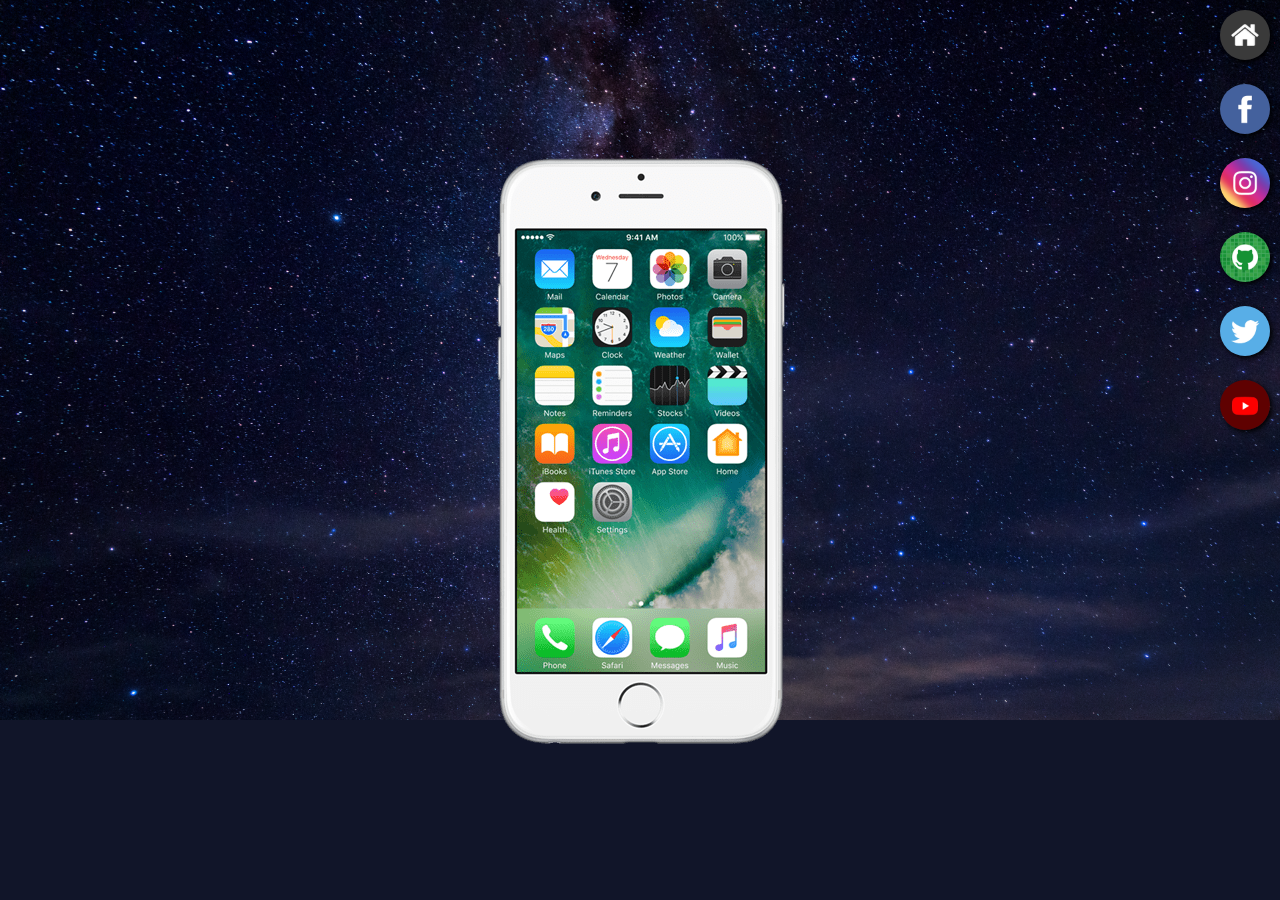
<file: index.html>
<!DOCTYPE html>
<html lang="pt-br">
<head>
    <meta charset="UTF-8">
    <meta name="viewport" content="width=device-width, initial-scale=1.0">
    <title>Projeto Social</title>
    <link rel="shortcut icon" href="favicon.ico" type="image/x-icon">
    <link rel="stylesheet" href="style.css">
</head>
<body>
    <section id="celular">
        <iframe src="" frameborder="0" name="tela" id="tela"></iframe>
    </section>
    <section id="social">
        <a href="home.html" target="tela"><img src="imagens/logo-home.jpg" alt=""></a><br>
        <a href="facebook.html" target="tela"><img src="imagens/logo-facebook.jpg" alt=""></a><br>
        <a href="instagram.html" target="tela"><img src="imagens/logo-instagram.jpg" alt=""></a><br>
        <a href="github.html" target="tela"><img src="imagens/logo-github.jpg" alt=""></a><br>
        <a href="twitter.html" target="tela"><img src="imagens/logo-twitter.jpg" alt=""></a><br>
        <a href="youtube.html" target="tela"><img src="imagens/logo-youtube.jpg" alt=""></a><br>
    </section>
</body>
</html>
</file>
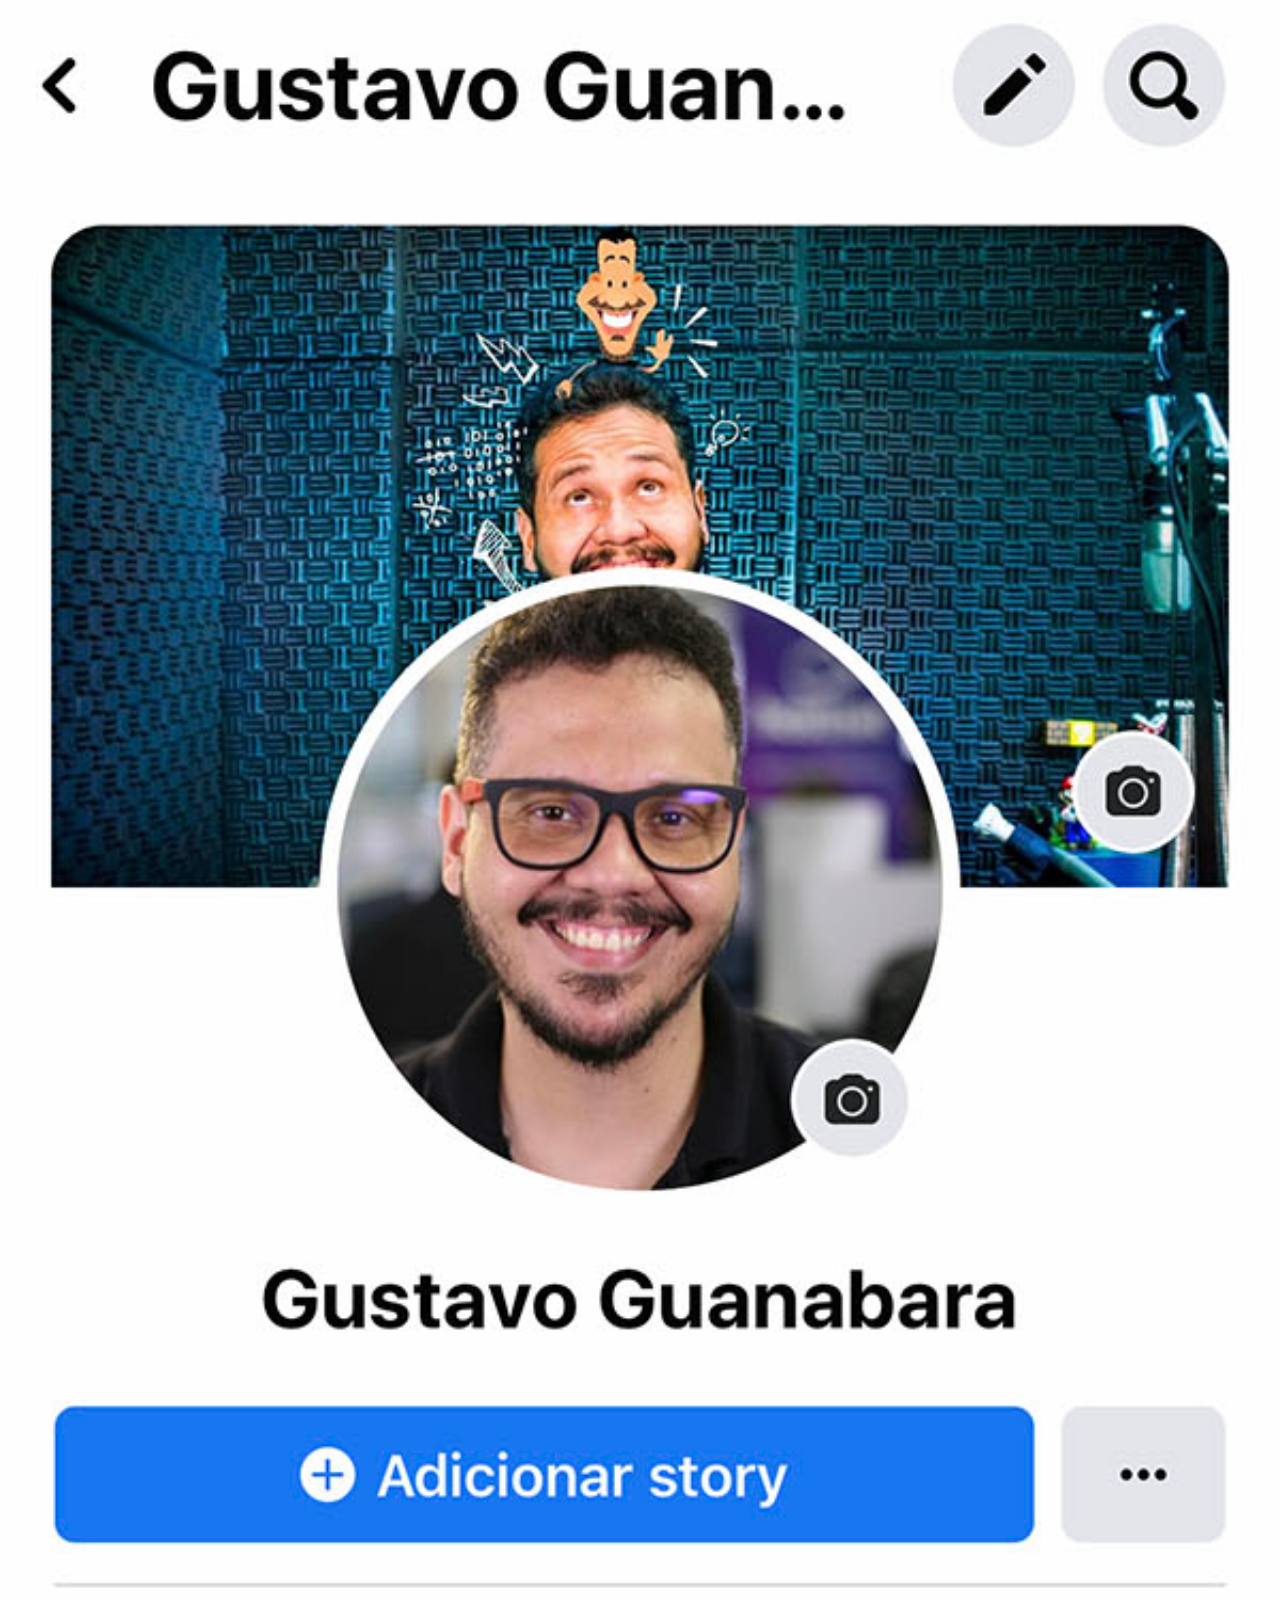
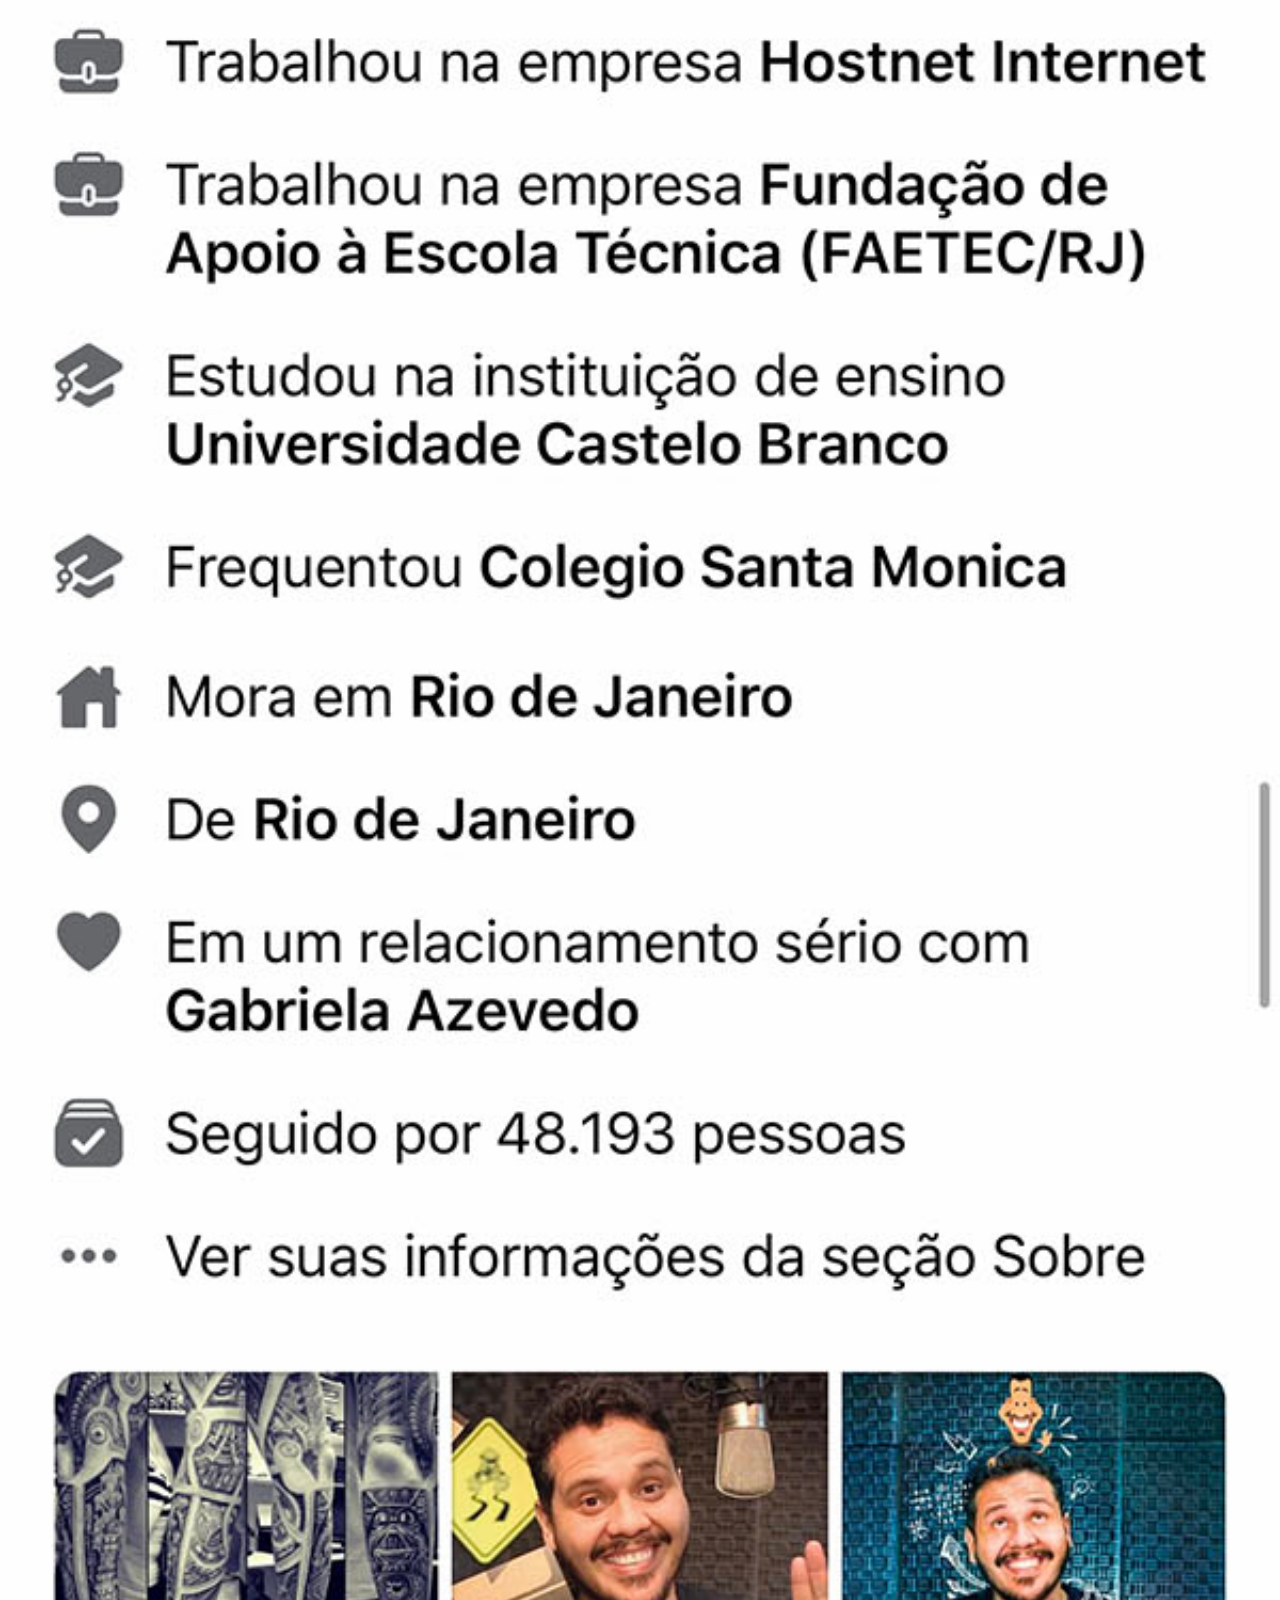
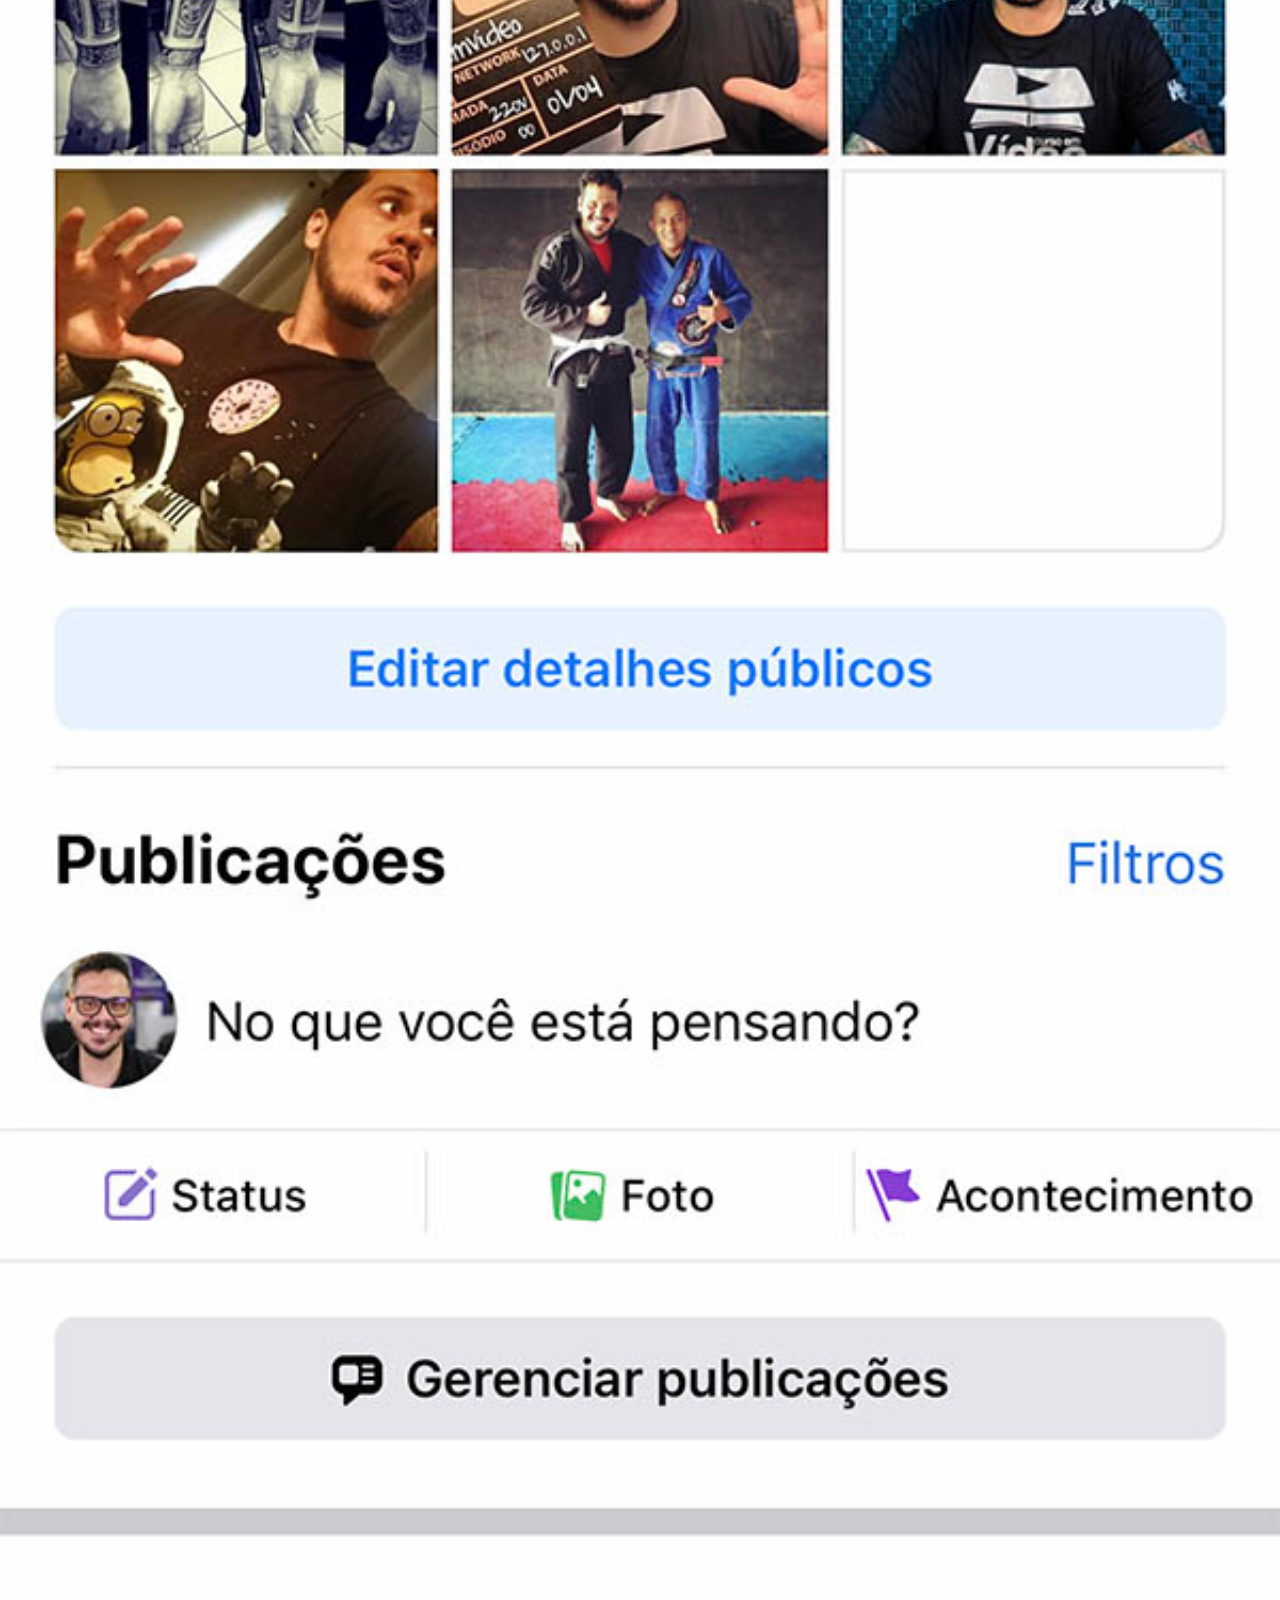
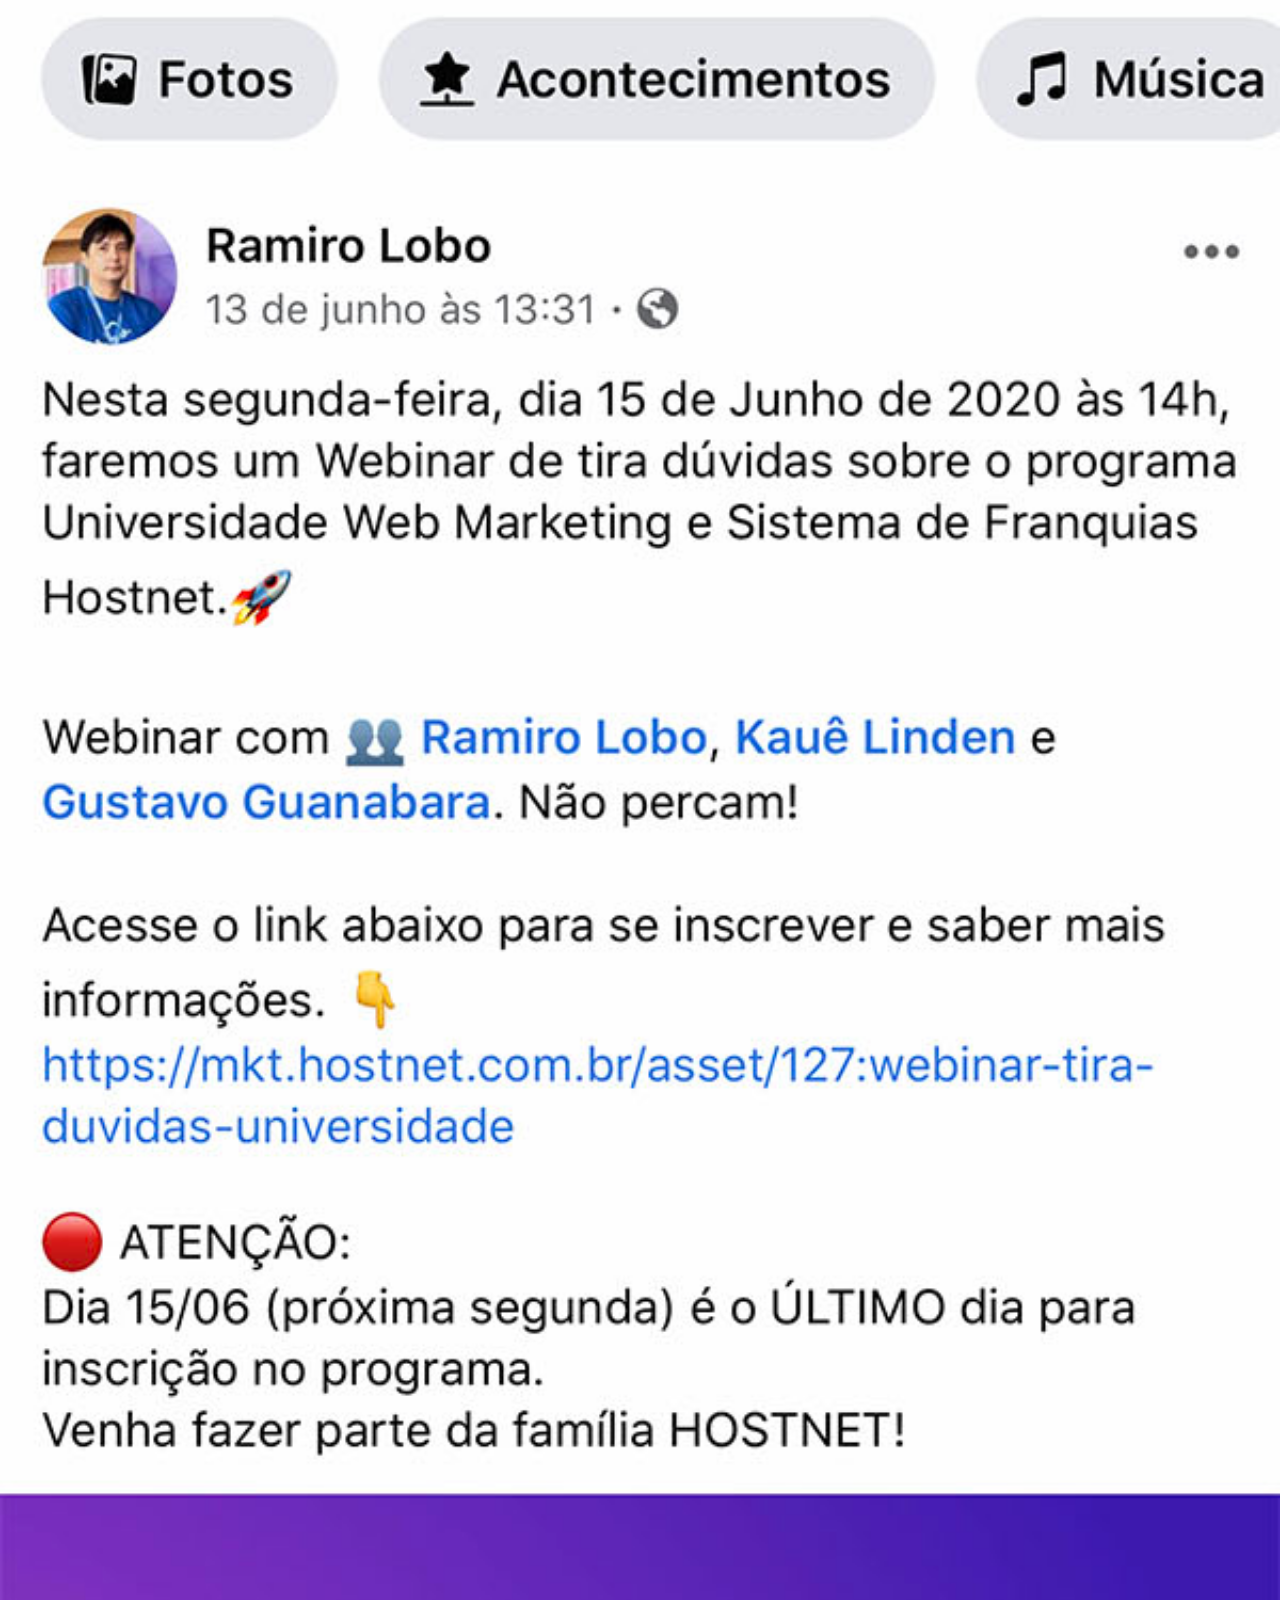
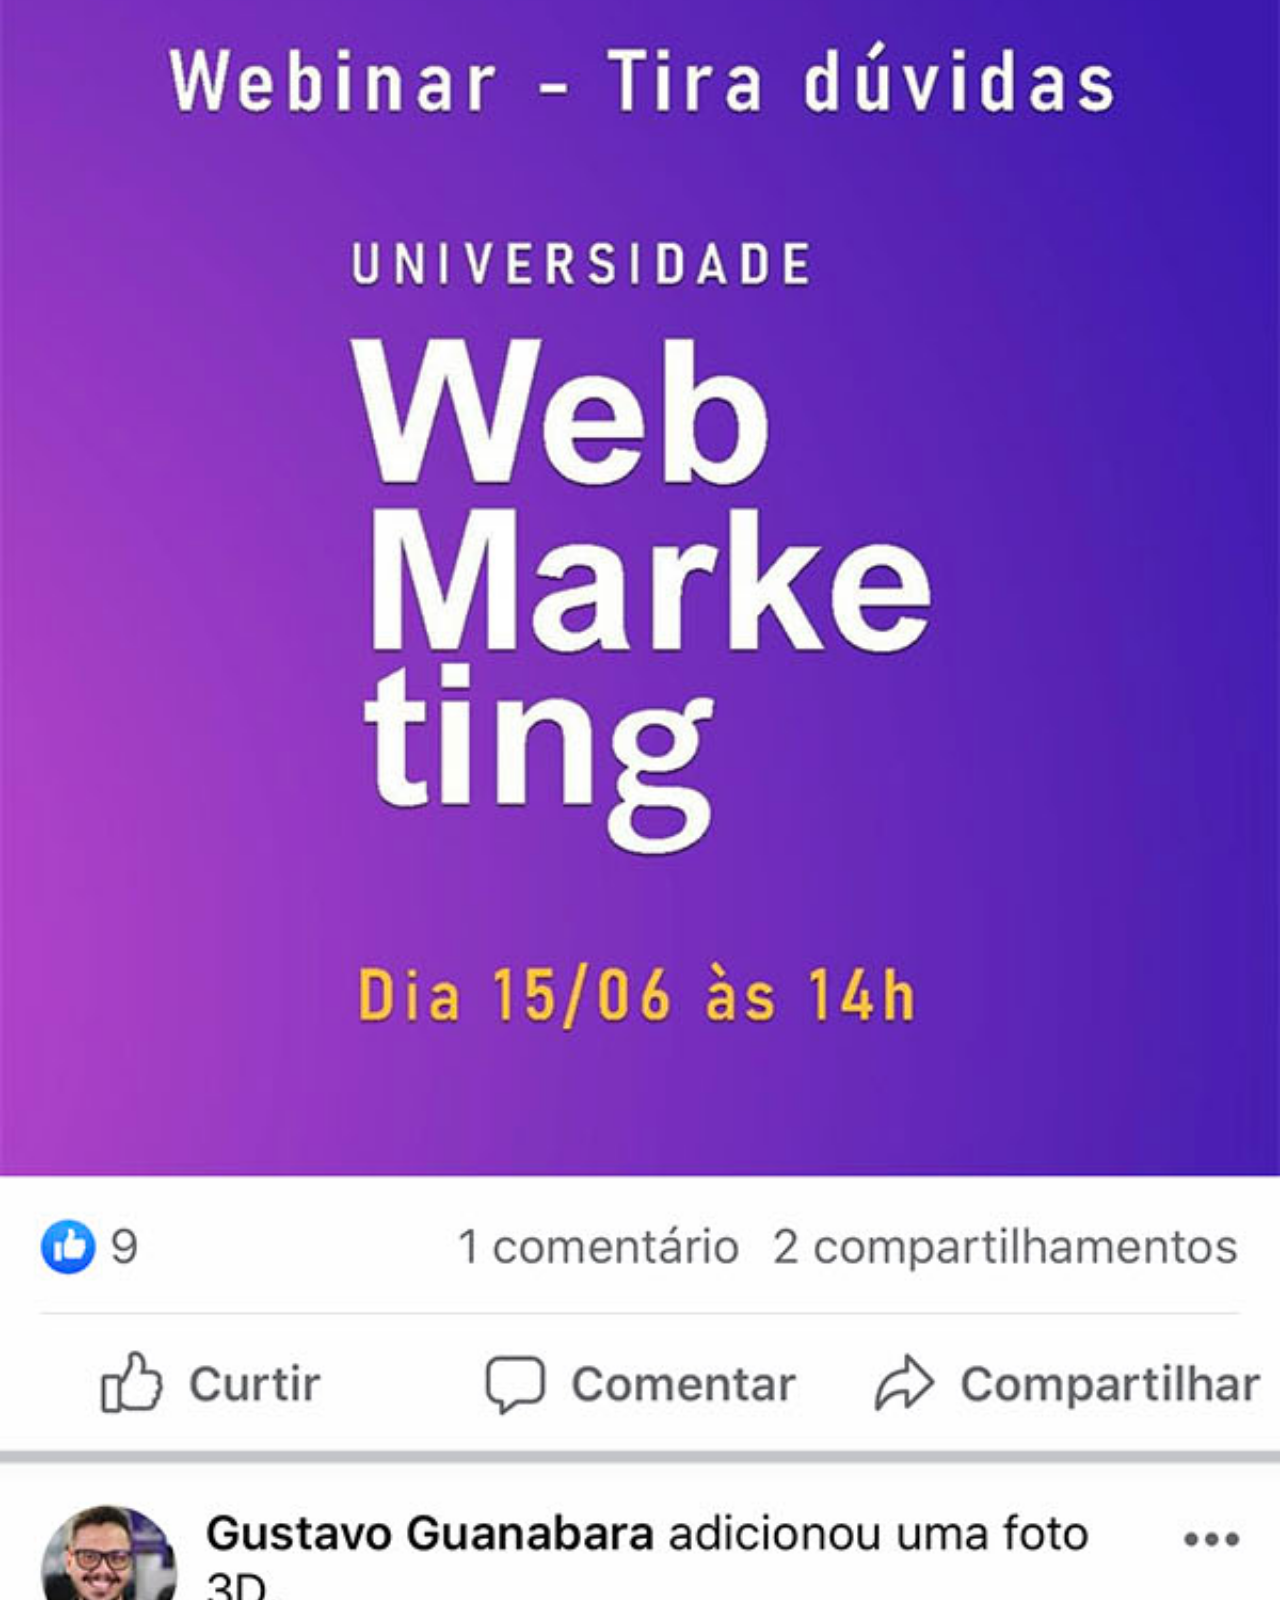
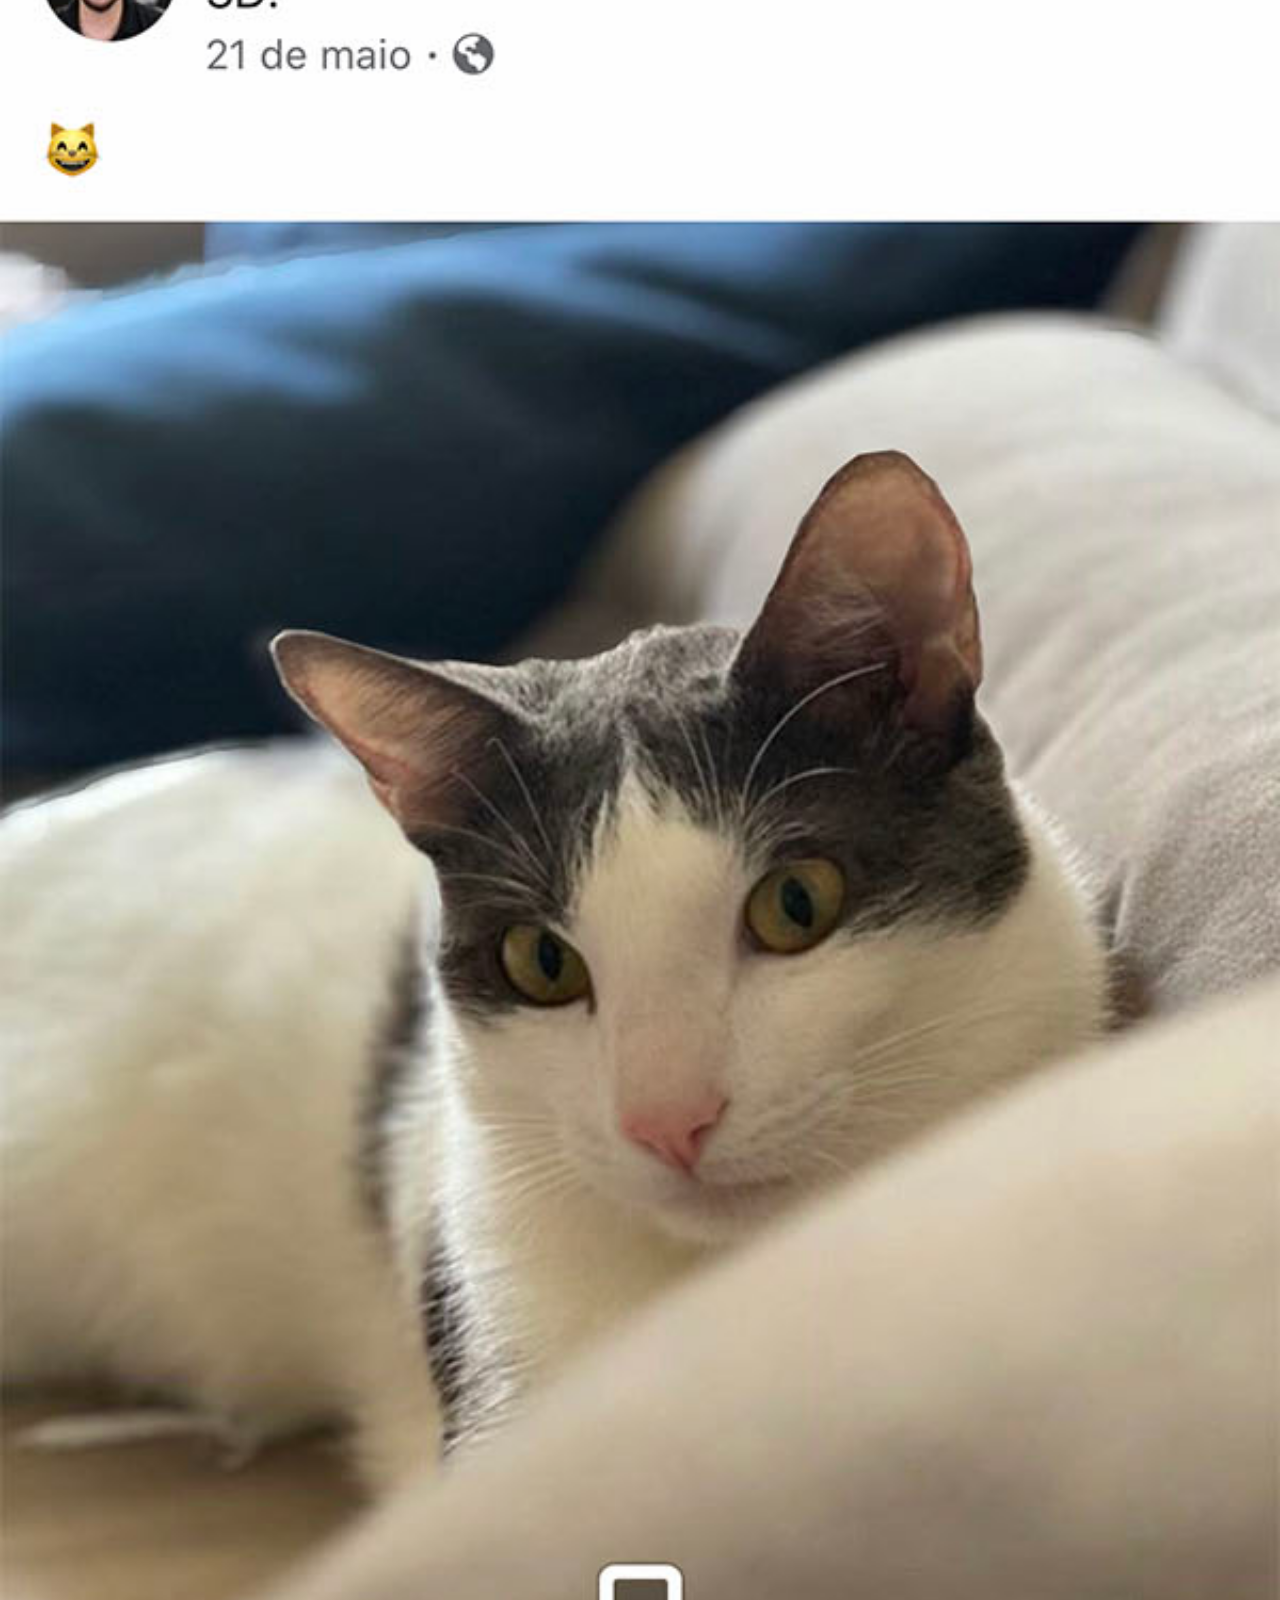
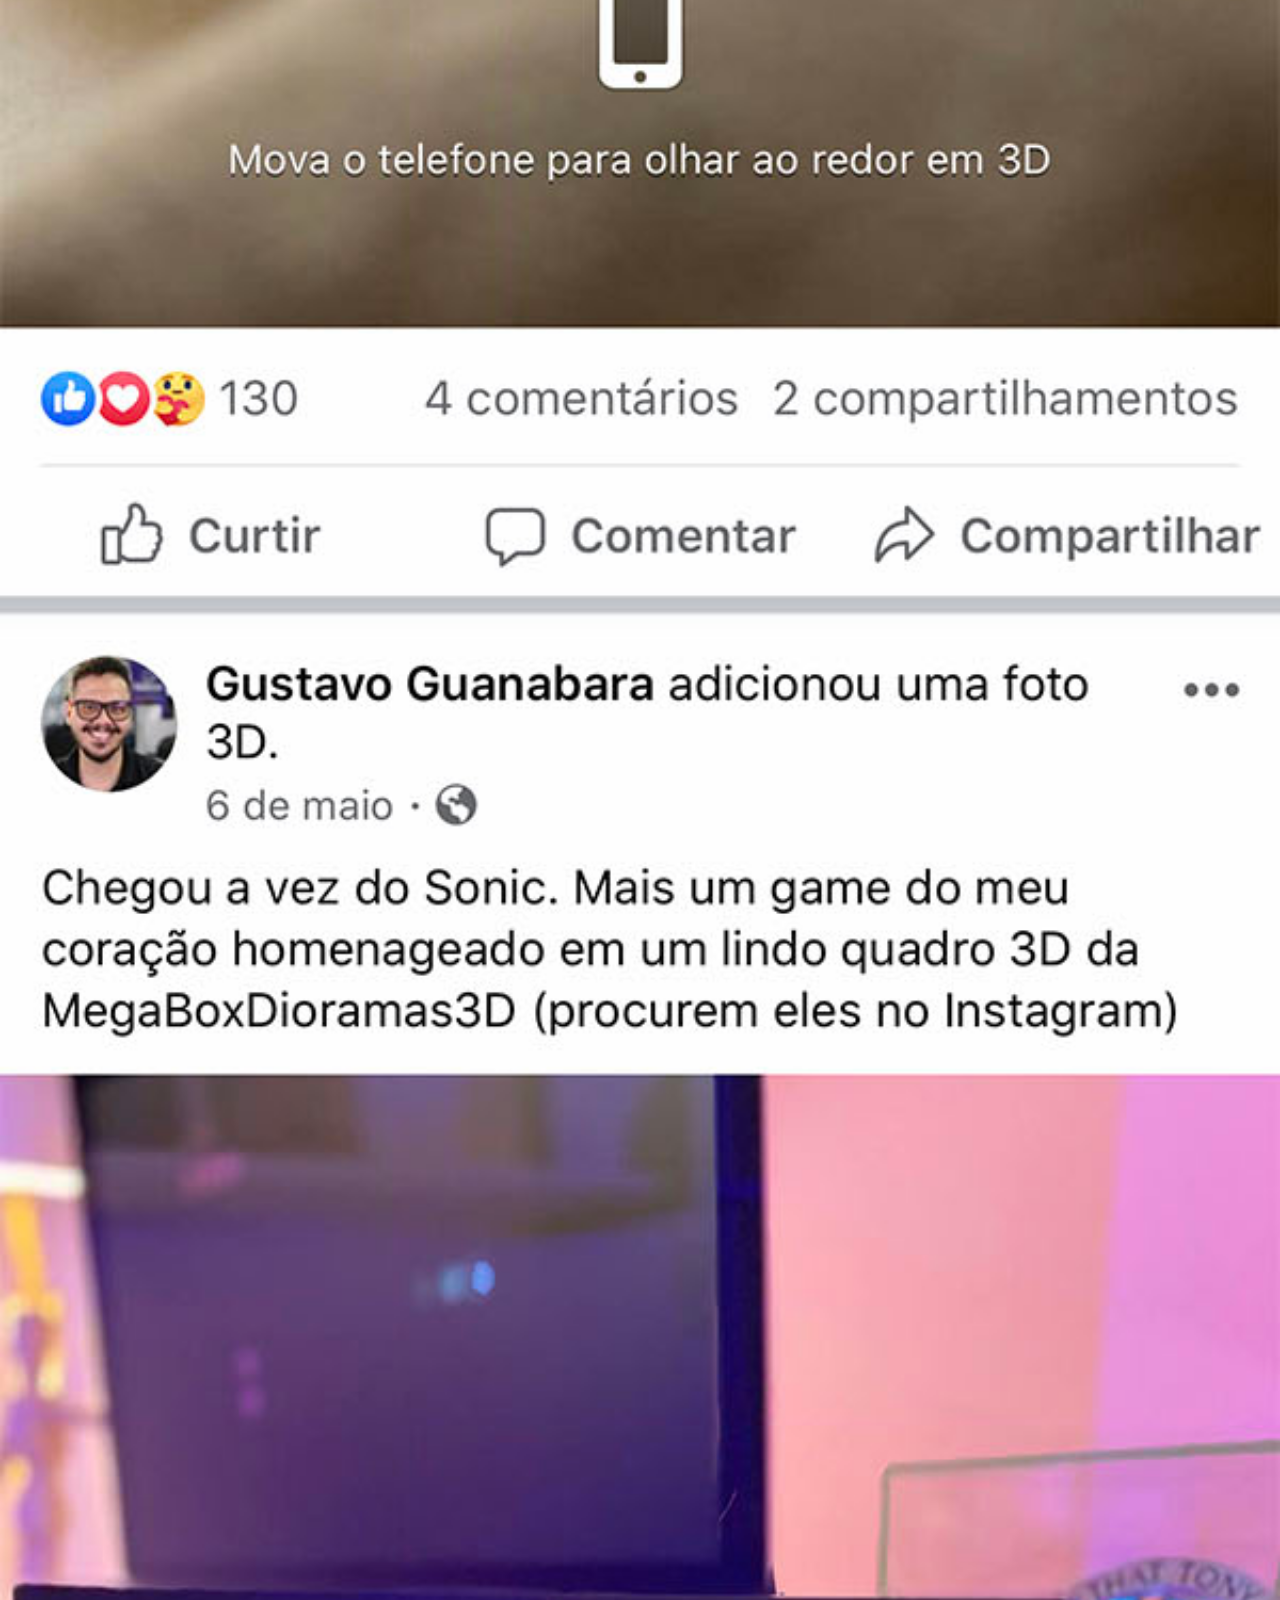
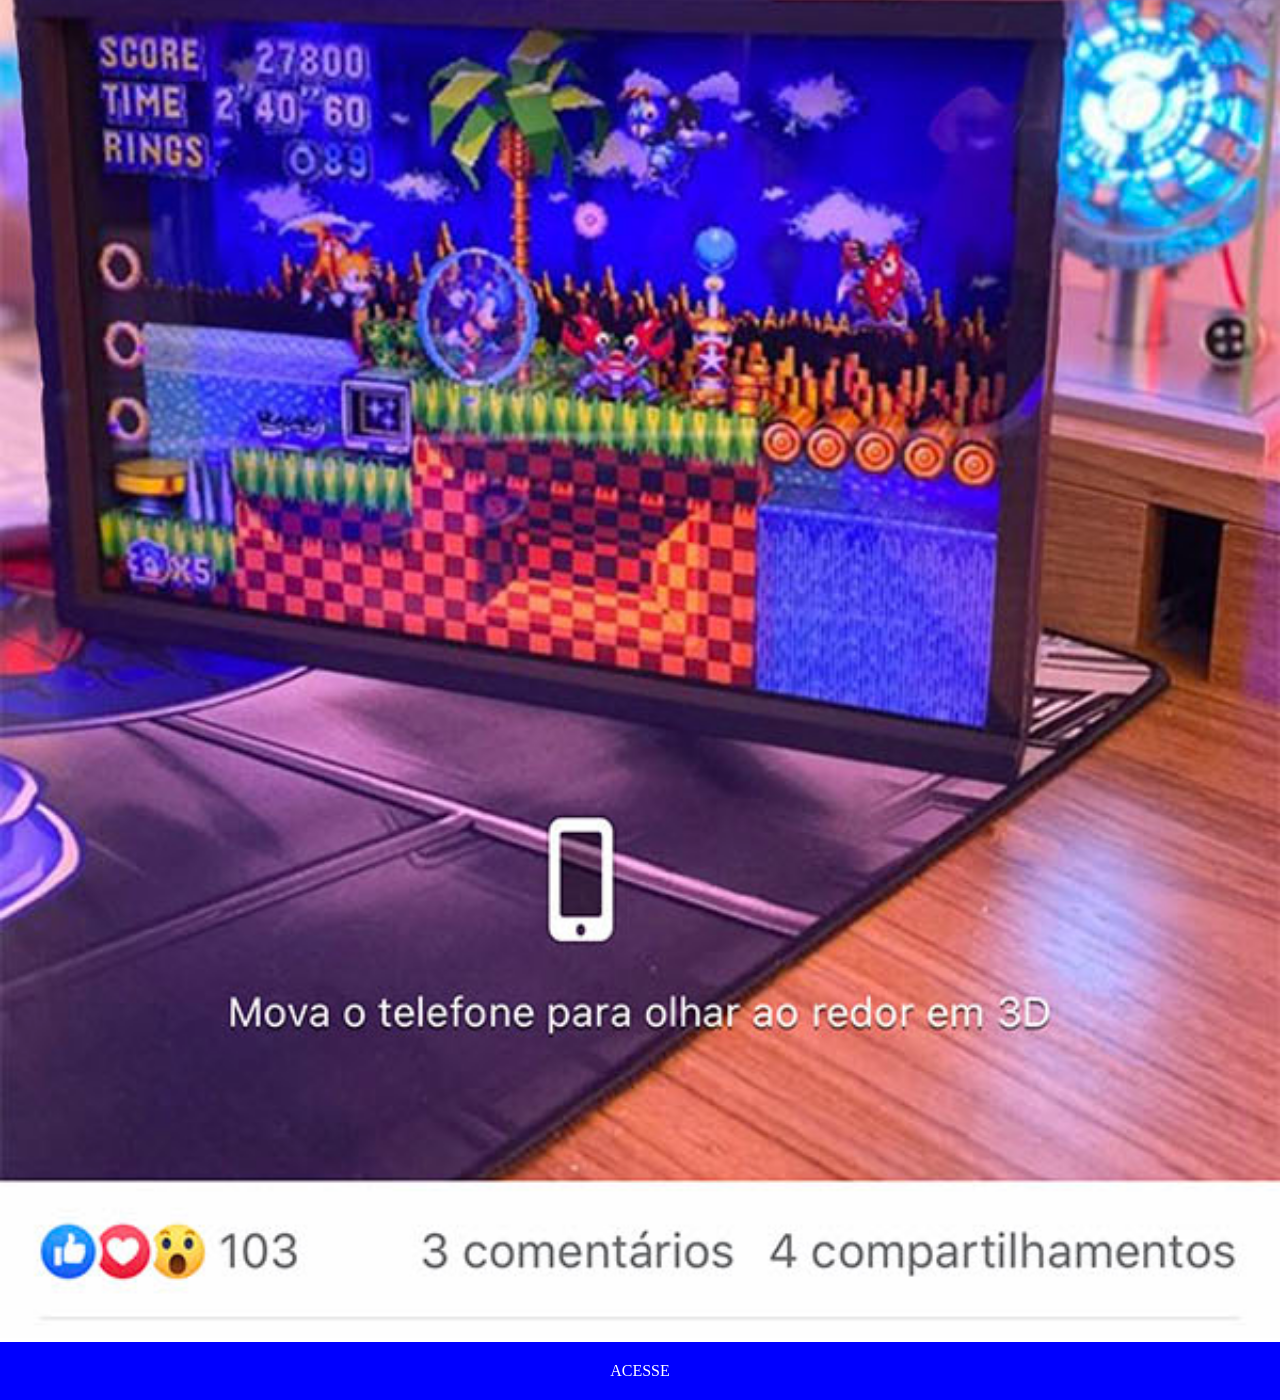
<file: facebook.html>
<!DOCTYPE html>
<html lang="pt-br">
<head>
    <meta charset="UTF-8">
    <meta name="viewport" content="width=device-width, initial-scale=1.0">
    <title>Facebook</title>
    <link rel="stylesheet" href="telas.css">
</head>
<body>
    <img src="imagens/tela-facebook.jpg" alt="">
    <a href="https://www.facebook.com/gustavoguanabara/?locale=pt_BR" target="_blank">
    <div>
        ACESSE
    </div>
    </a>
</body>
</html>
</file>
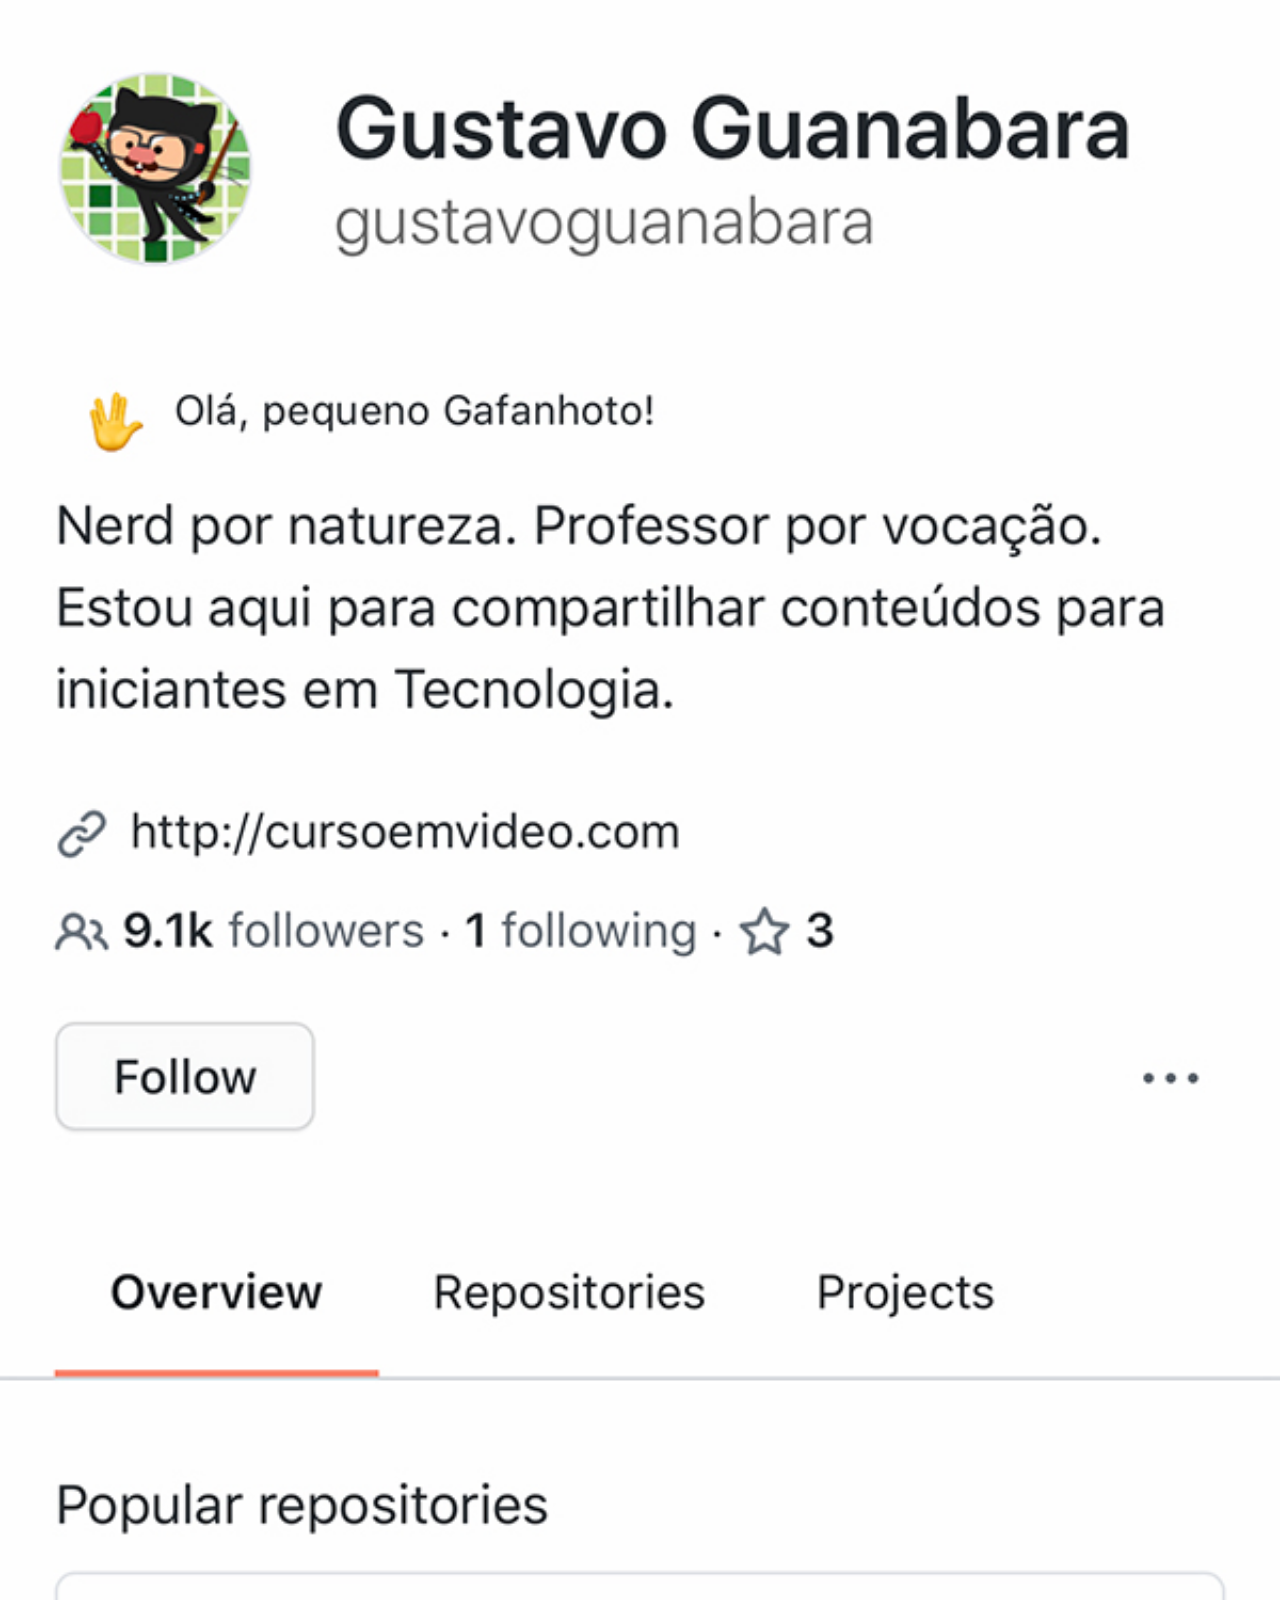
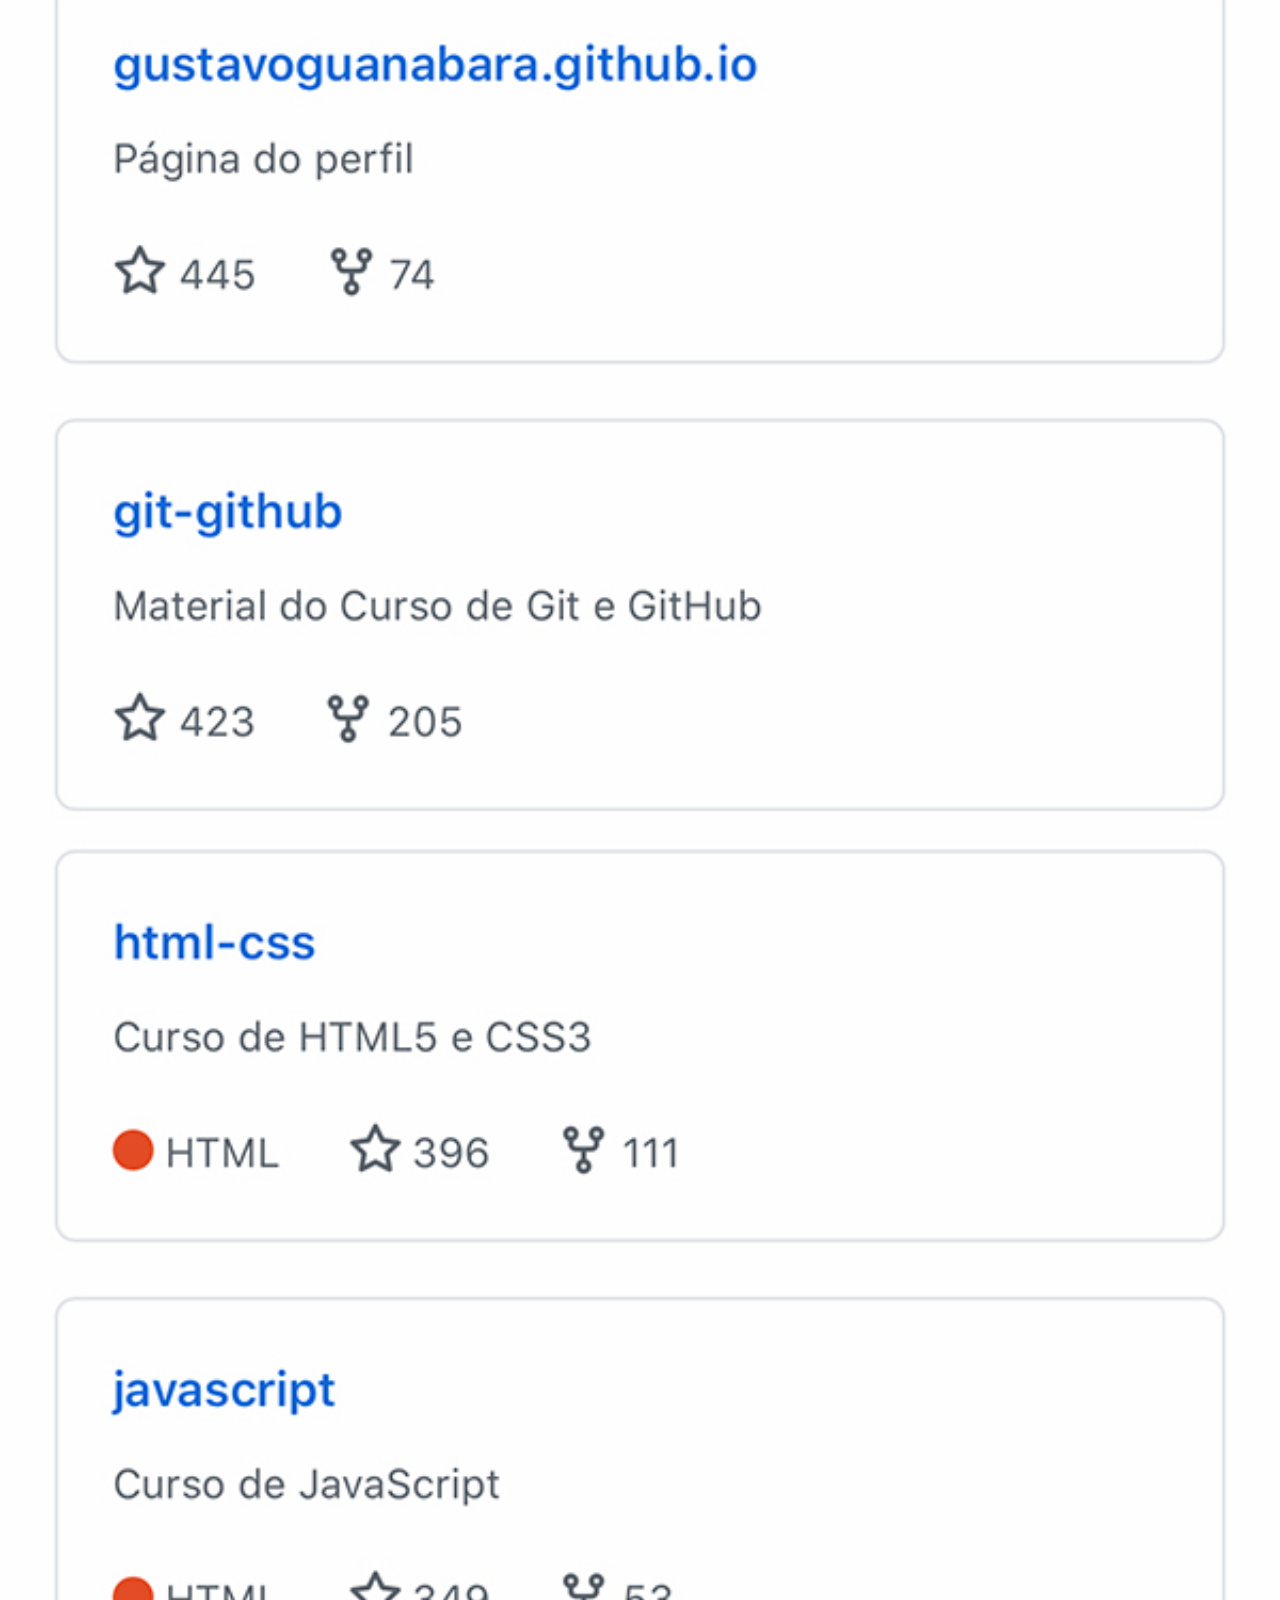
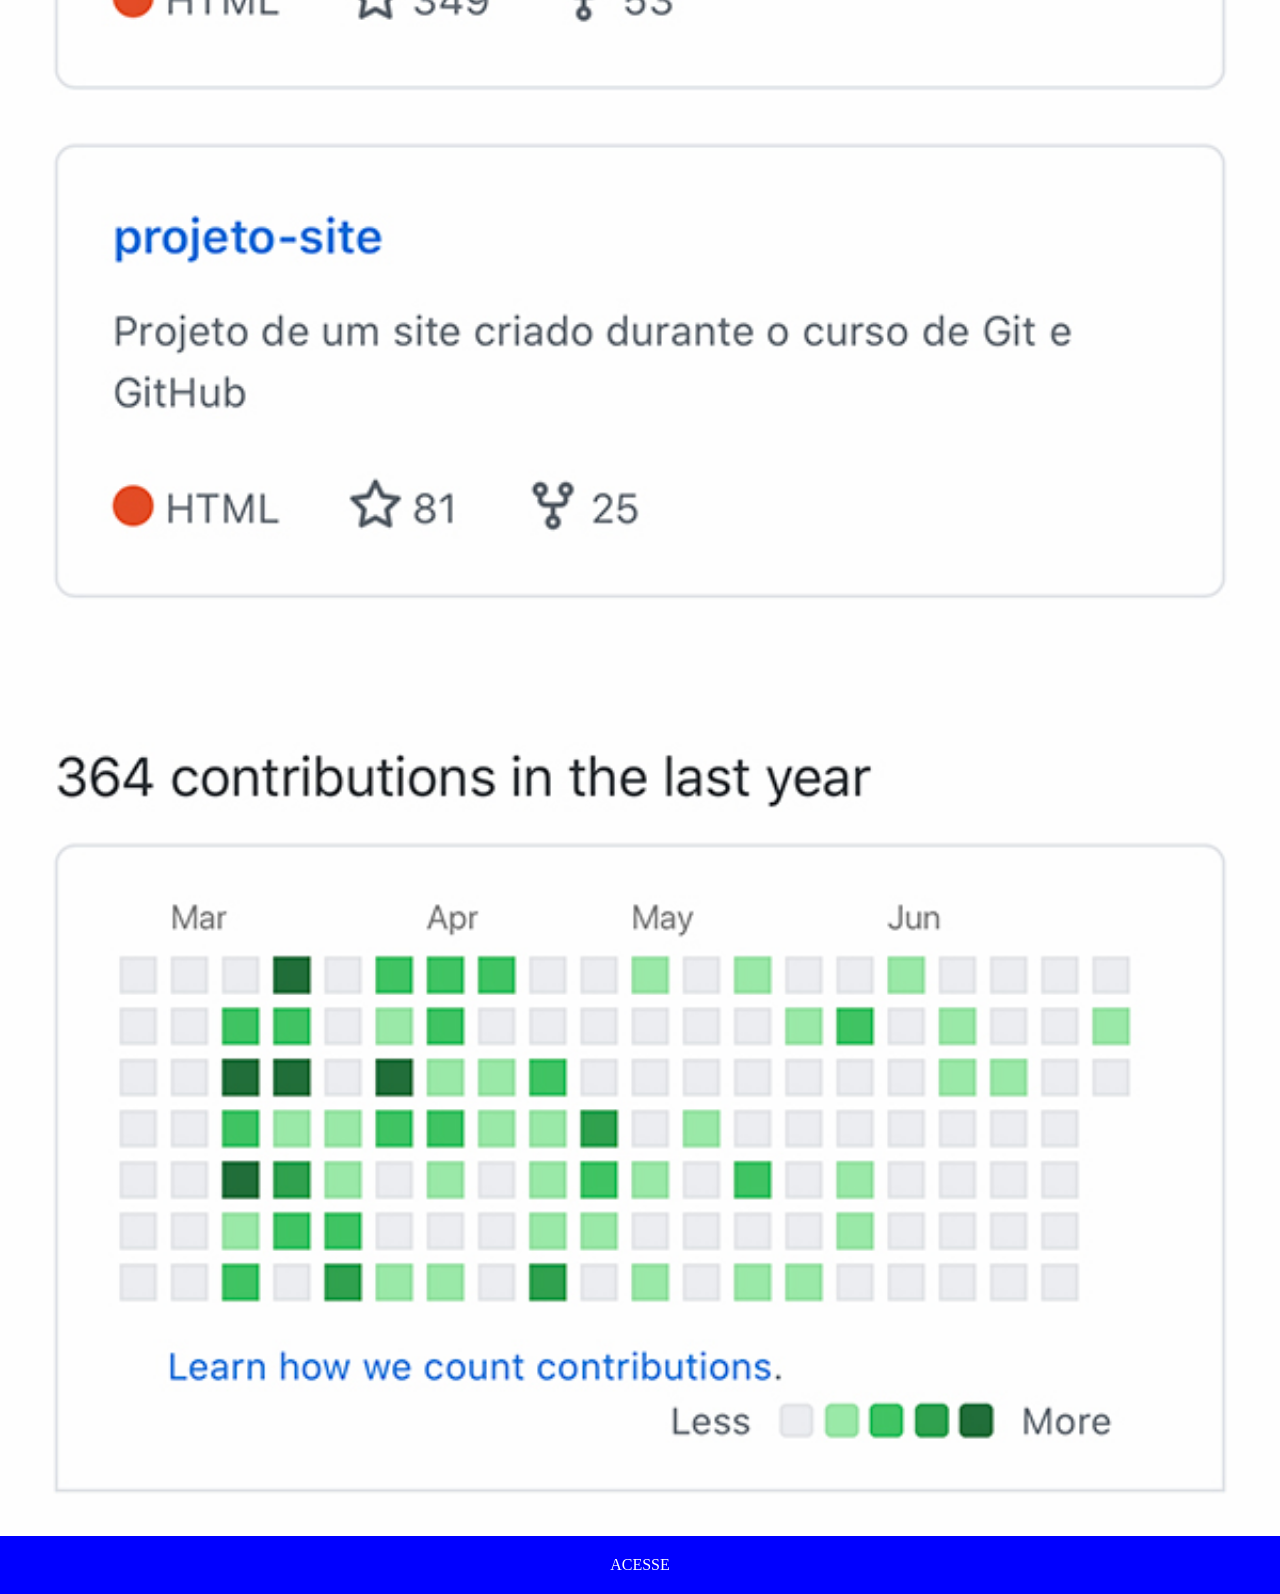
<file: github.html>
<!DOCTYPE html>
<html lang="pt-br">
<head>
    <meta charset="UTF-8">
    <meta name="viewport" content="width=device-width, initial-scale=1.0">
    <title>github</title>
    <link rel="stylesheet" href="telas.css">
</head>
<body>
    <img src="imagens/tela-github.jpg" alt="">
    <a href="https://github.com/gustavoguanabara" target="_blank">
    <div>
        ACESSE
    </div>
    </a>
</body>
</html>
</file>
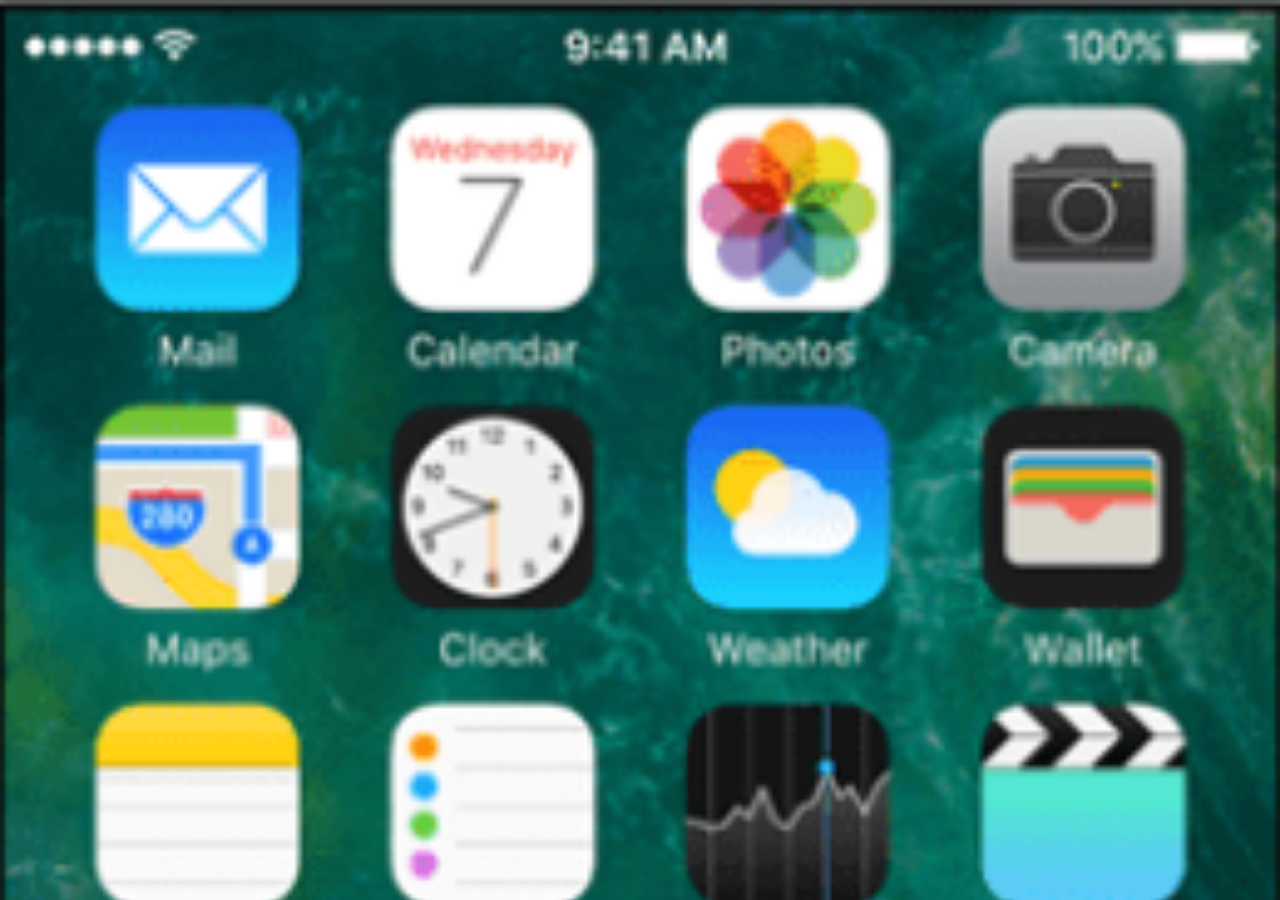
<file: home.html>
<!DOCTYPE html>
<html lang="pt-br">
<head>
    <meta charset="UTF-8">
    <meta name="viewport" content="width=device-width, initial-scale=1.0">
    <title>Home</title>
    <link rel="stylesheet" href="telas.css">
    <style>
        img{
            position: fixed;
        }
    </style>
</head>
 
<body>
    <img src="imagens/tela-home.png" alt="">
</body>
</html>
</file>
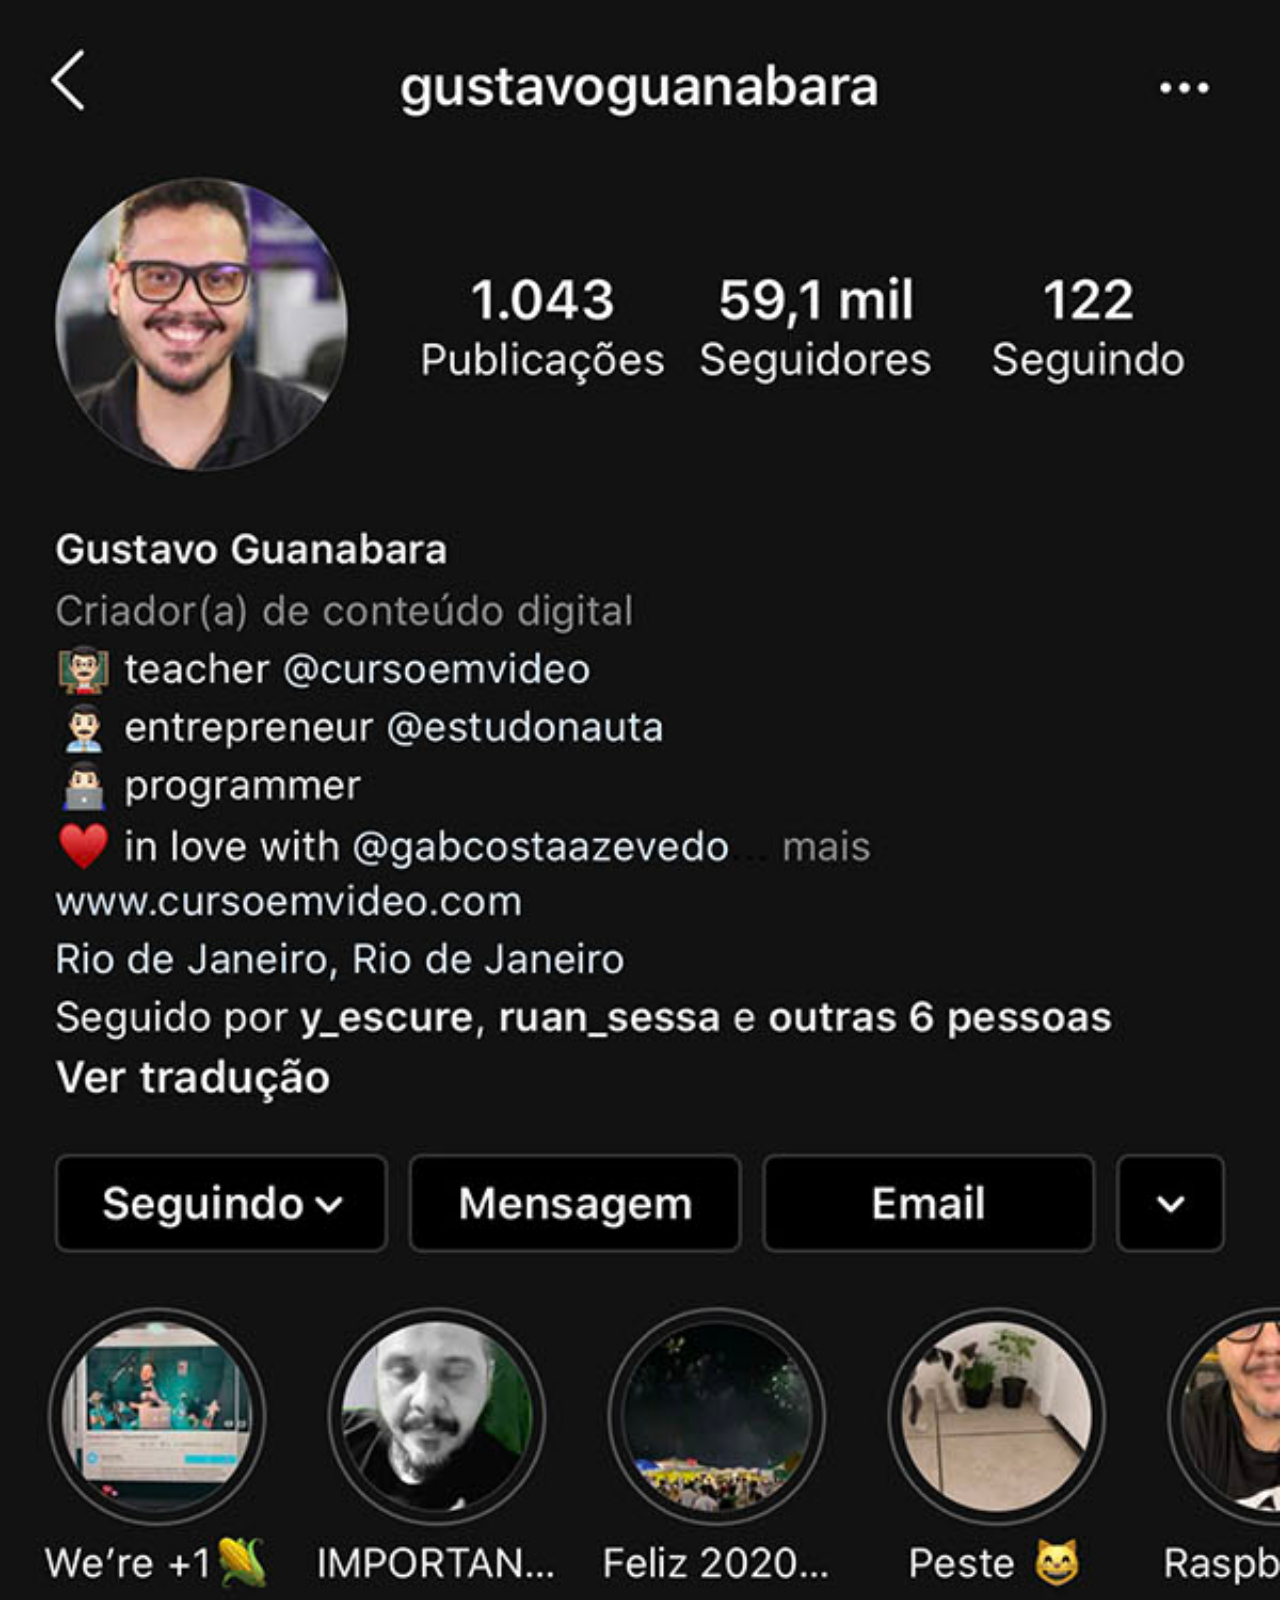
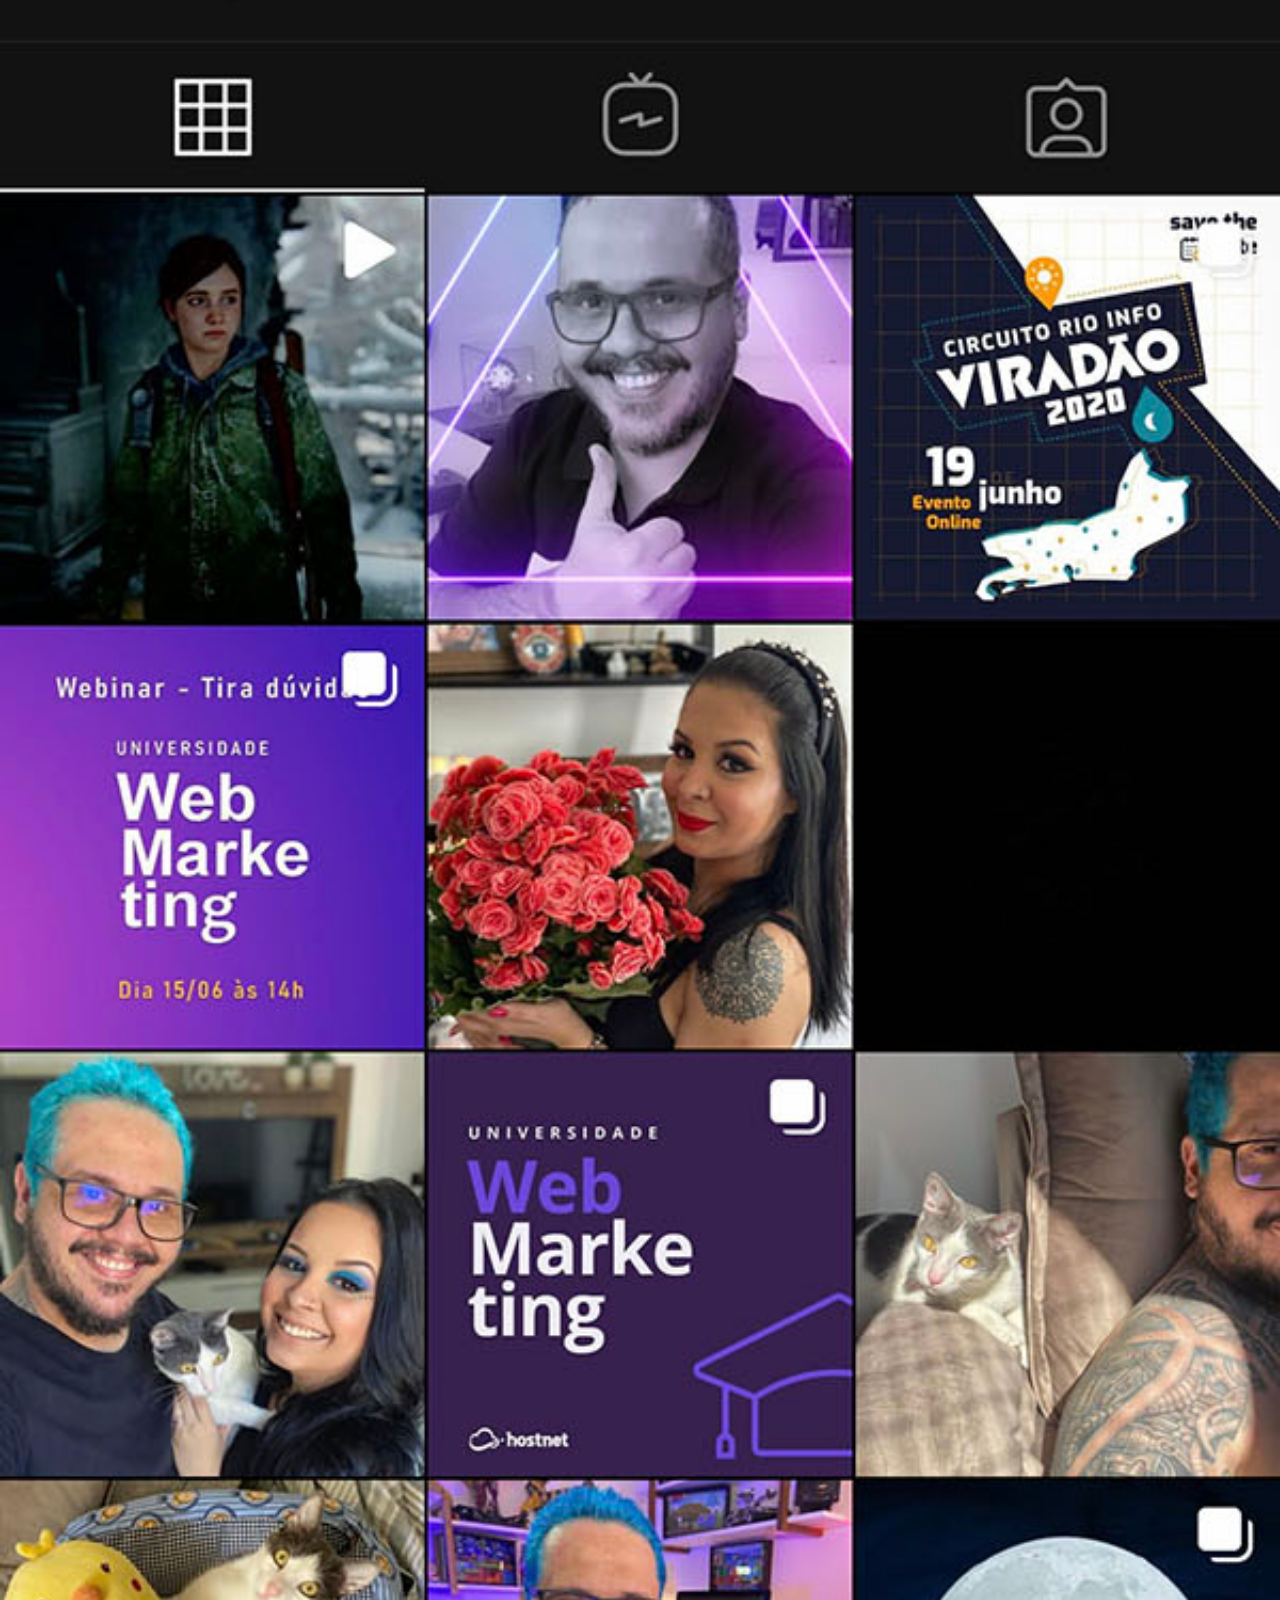
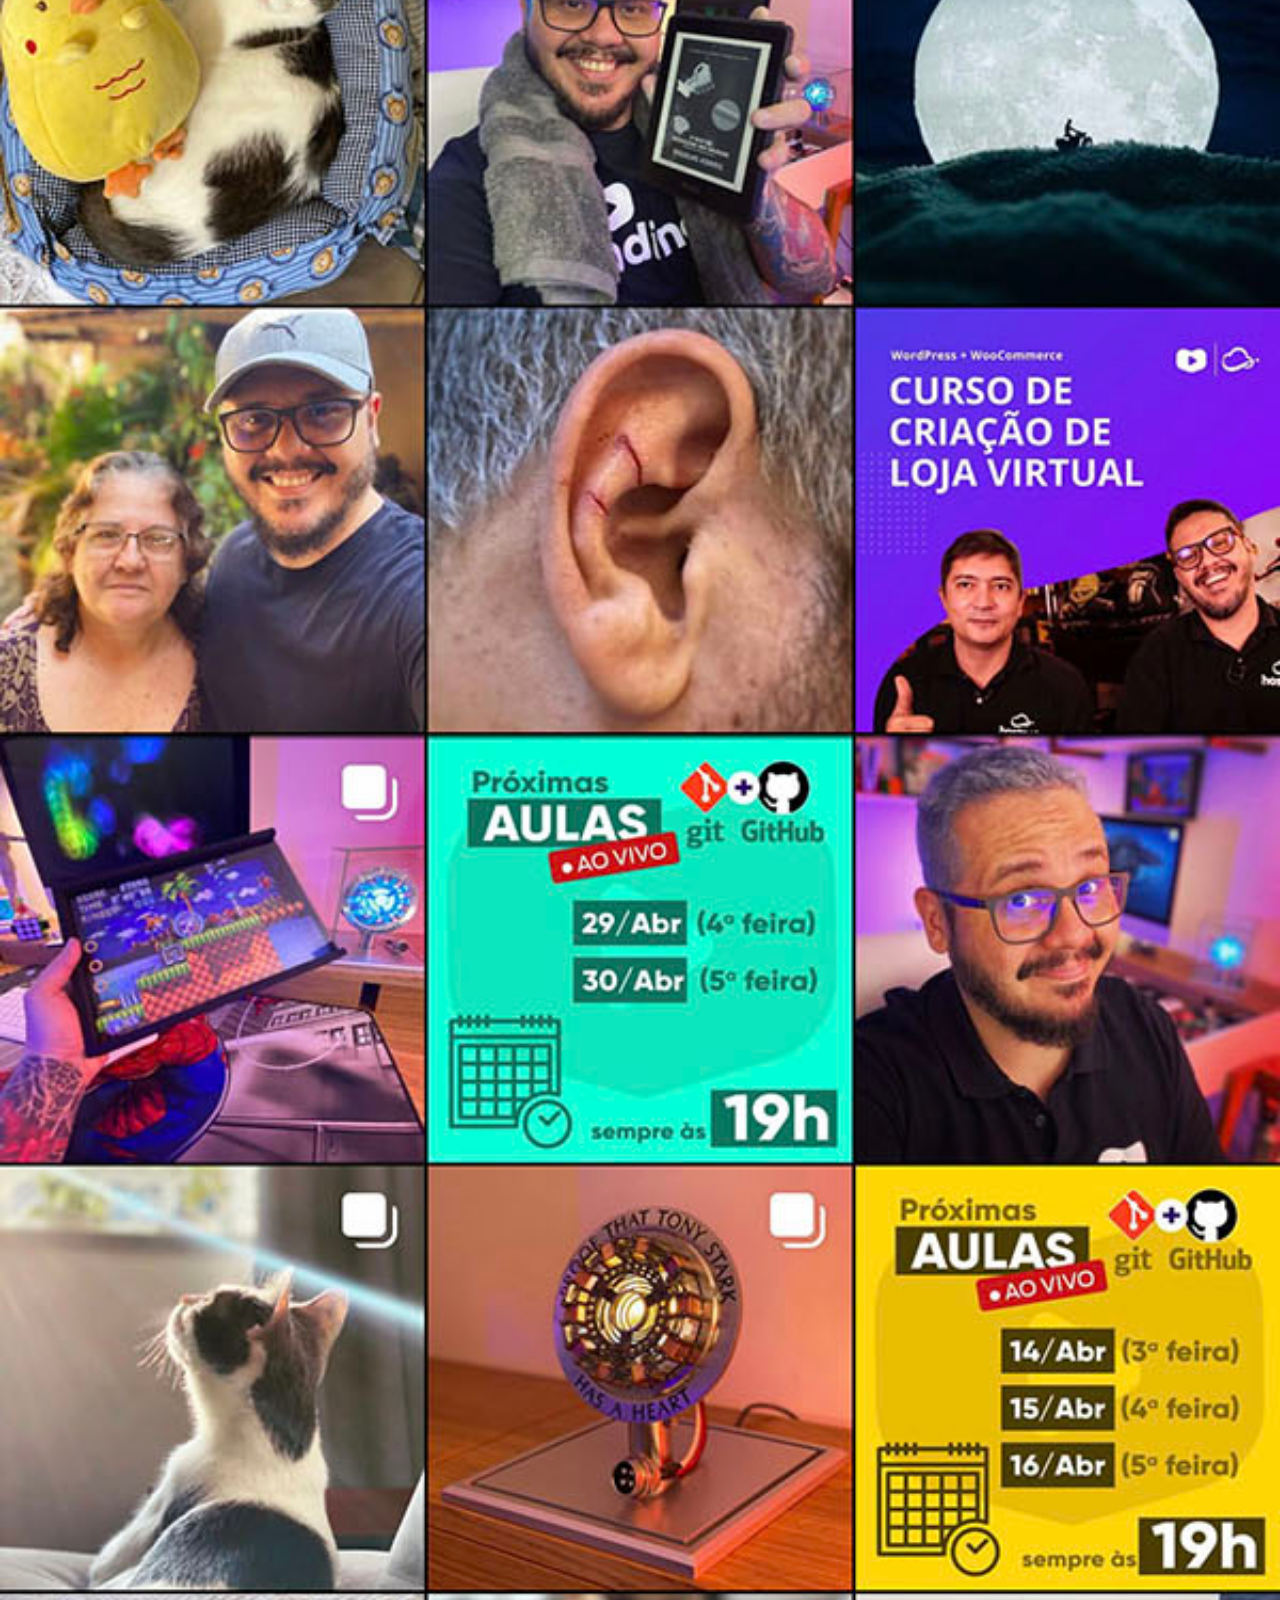
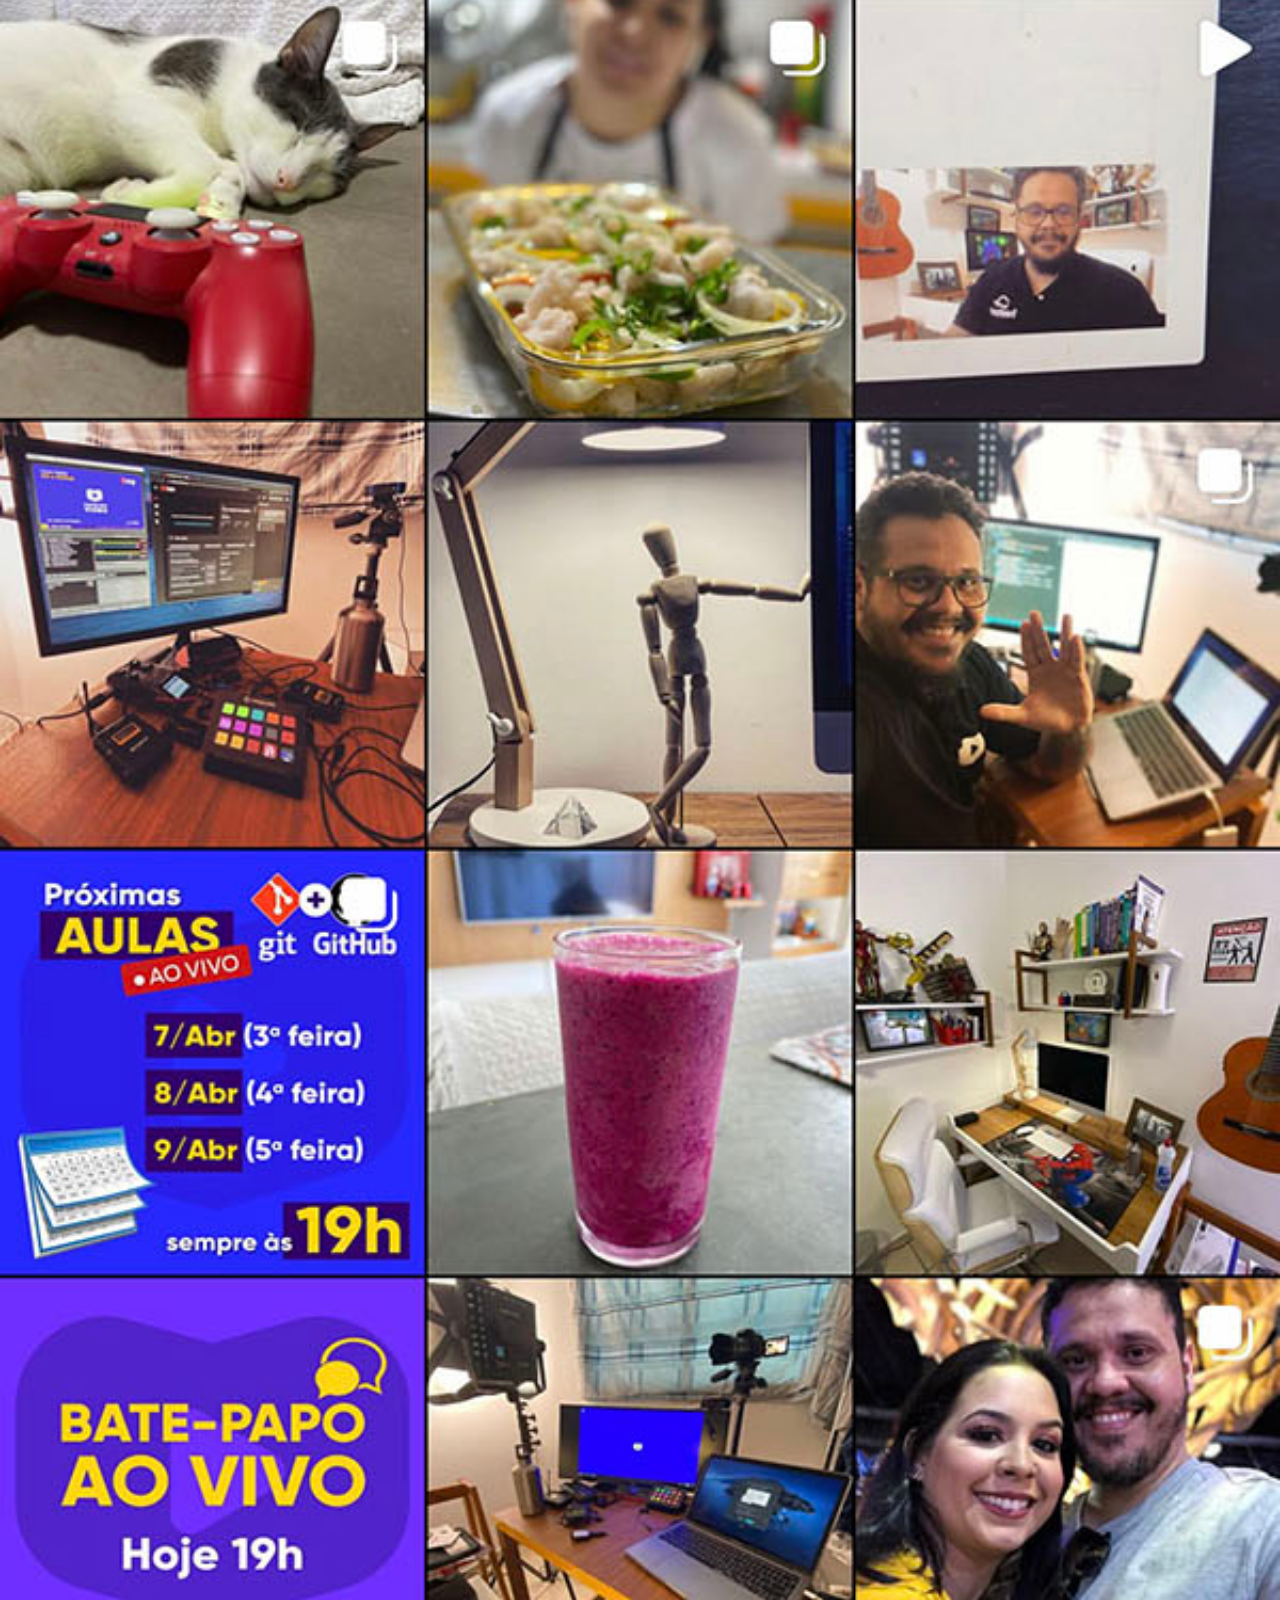
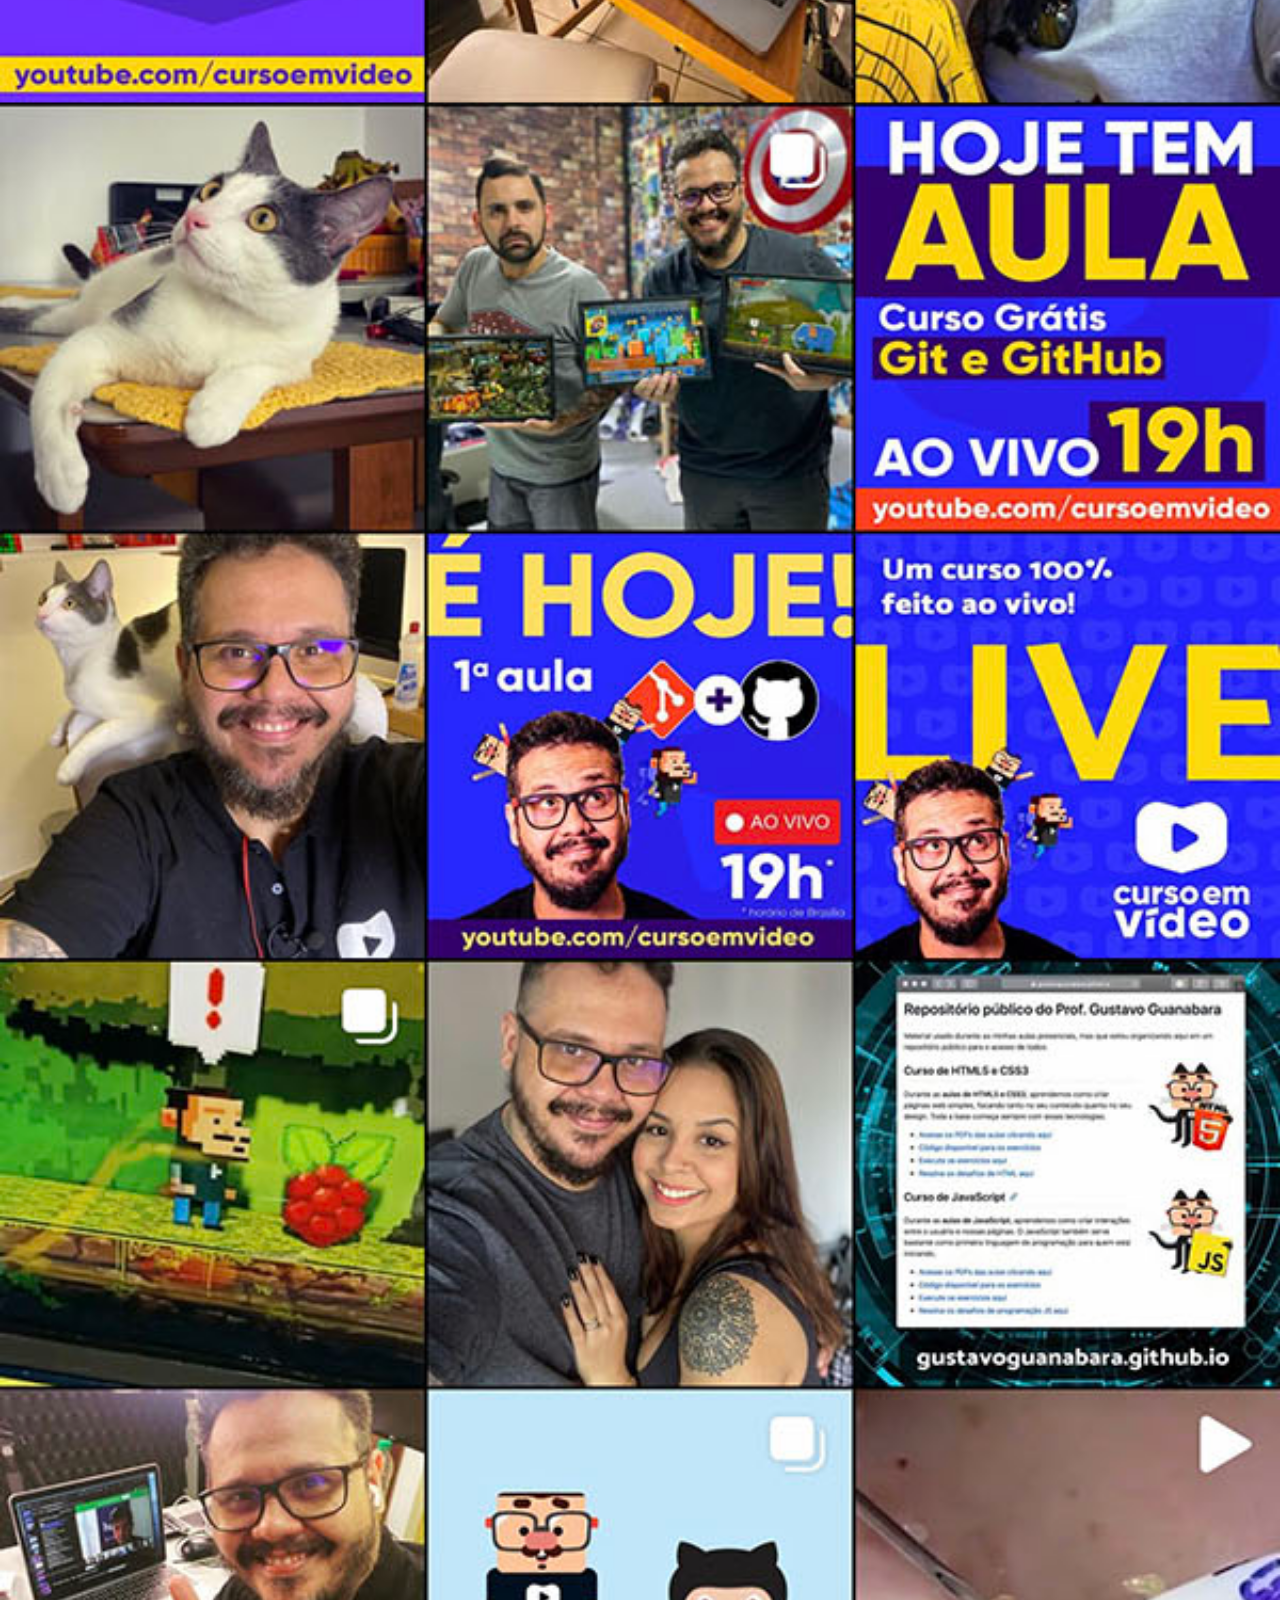
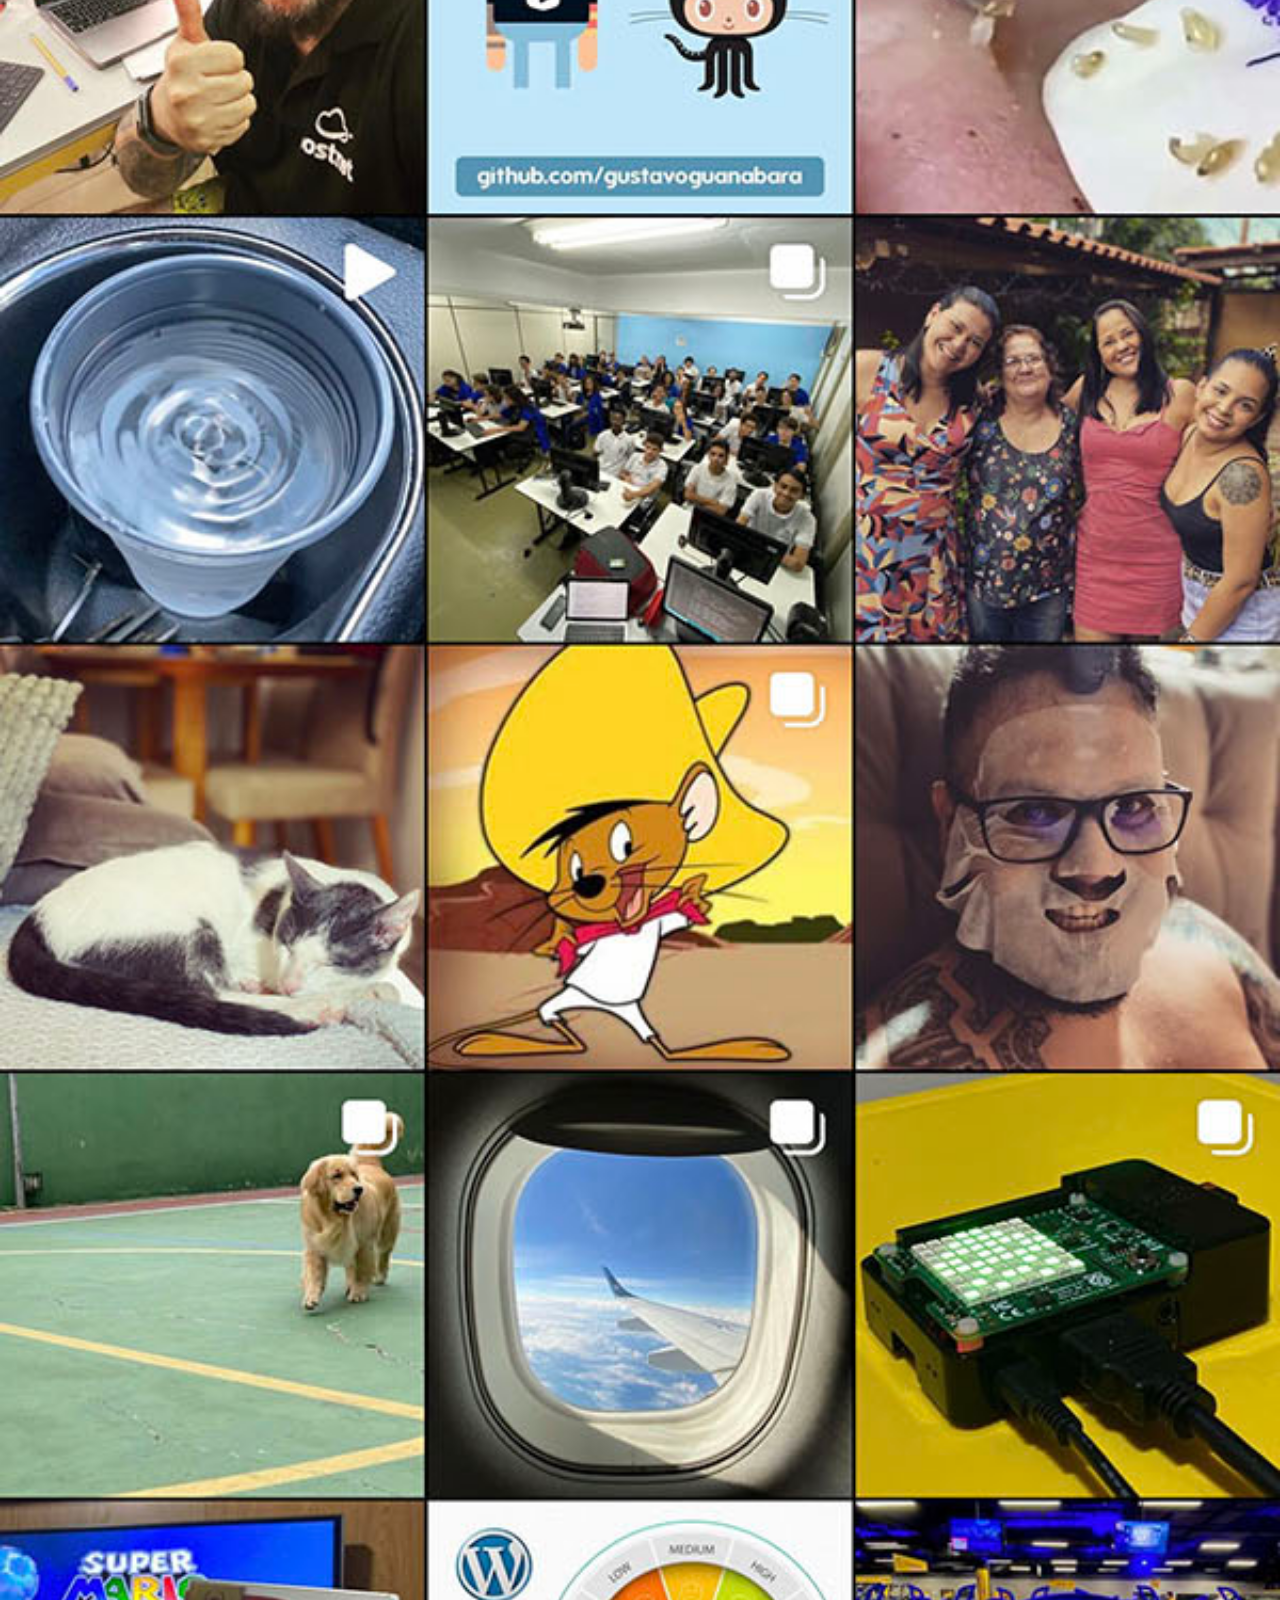
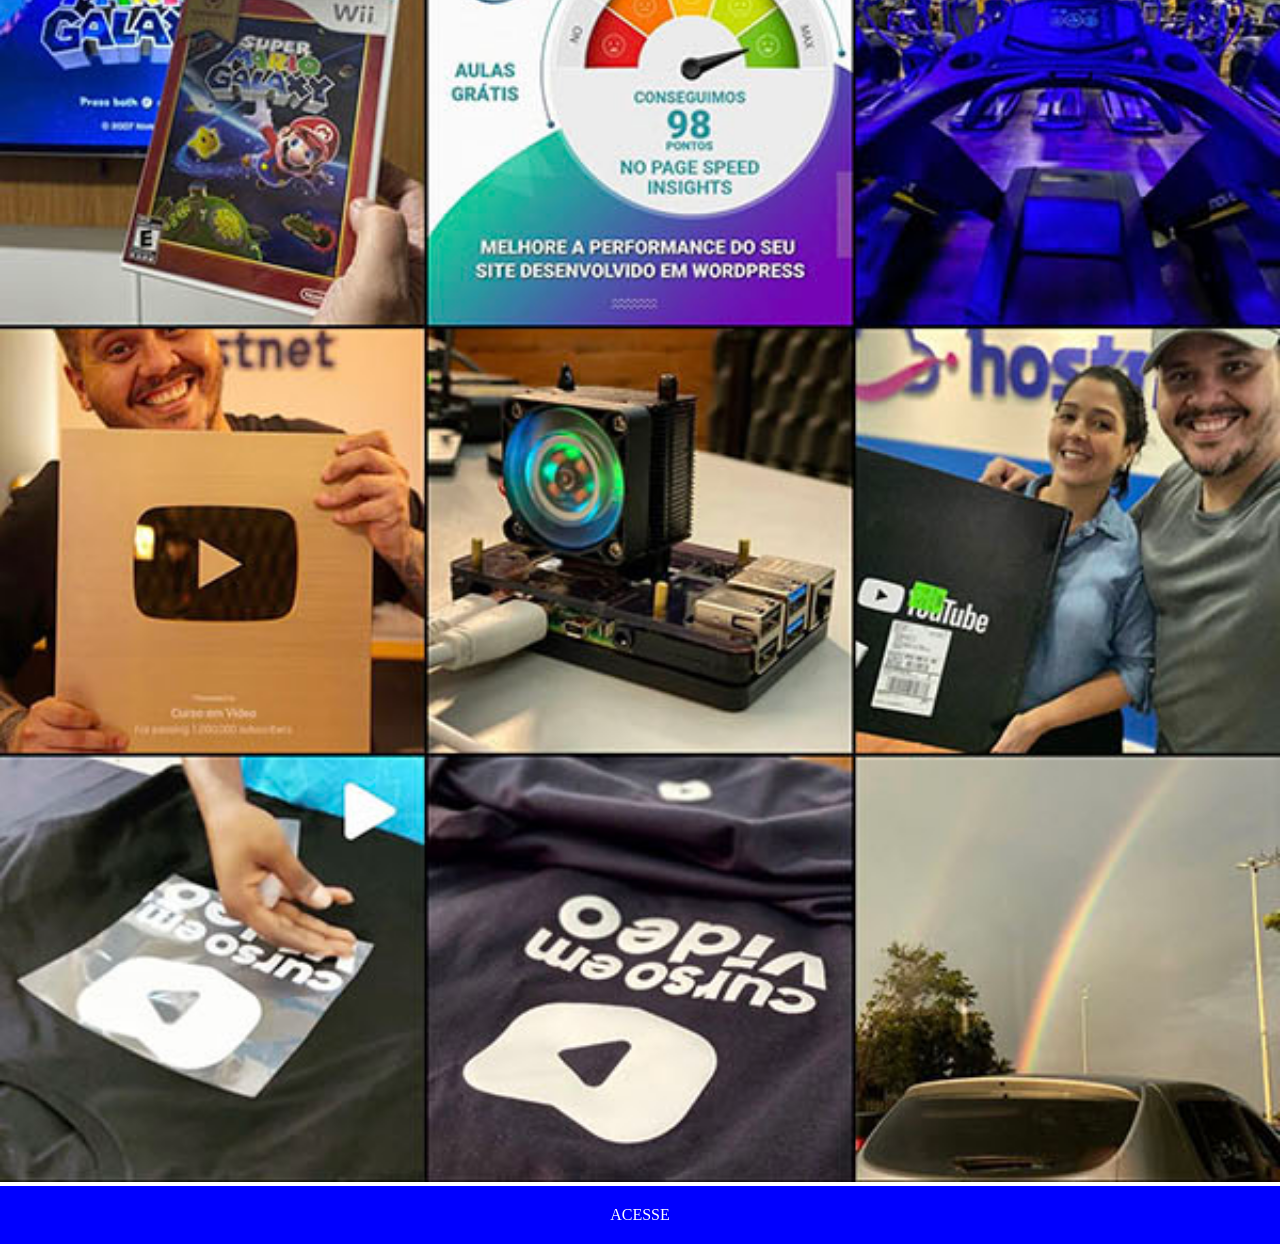
<file: instagram.html>
<!DOCTYPE html>
<html lang="pt-br">
<head>
    <meta charset="UTF-8">
    <meta name="viewport" content="width=device-width, initial-scale=1.0">
    <title>Instagram</title>
    <link rel="stylesheet" href="telas.css">
</head>
<body>
    <img src="imagens/tela-instagram.jpg" alt="">
    <a href="https://www.instagram.com/gustavoguanabara/" target="_blank">
    <div>
        ACESSE
    </div>
    </a>
</body>
</html>
</file>
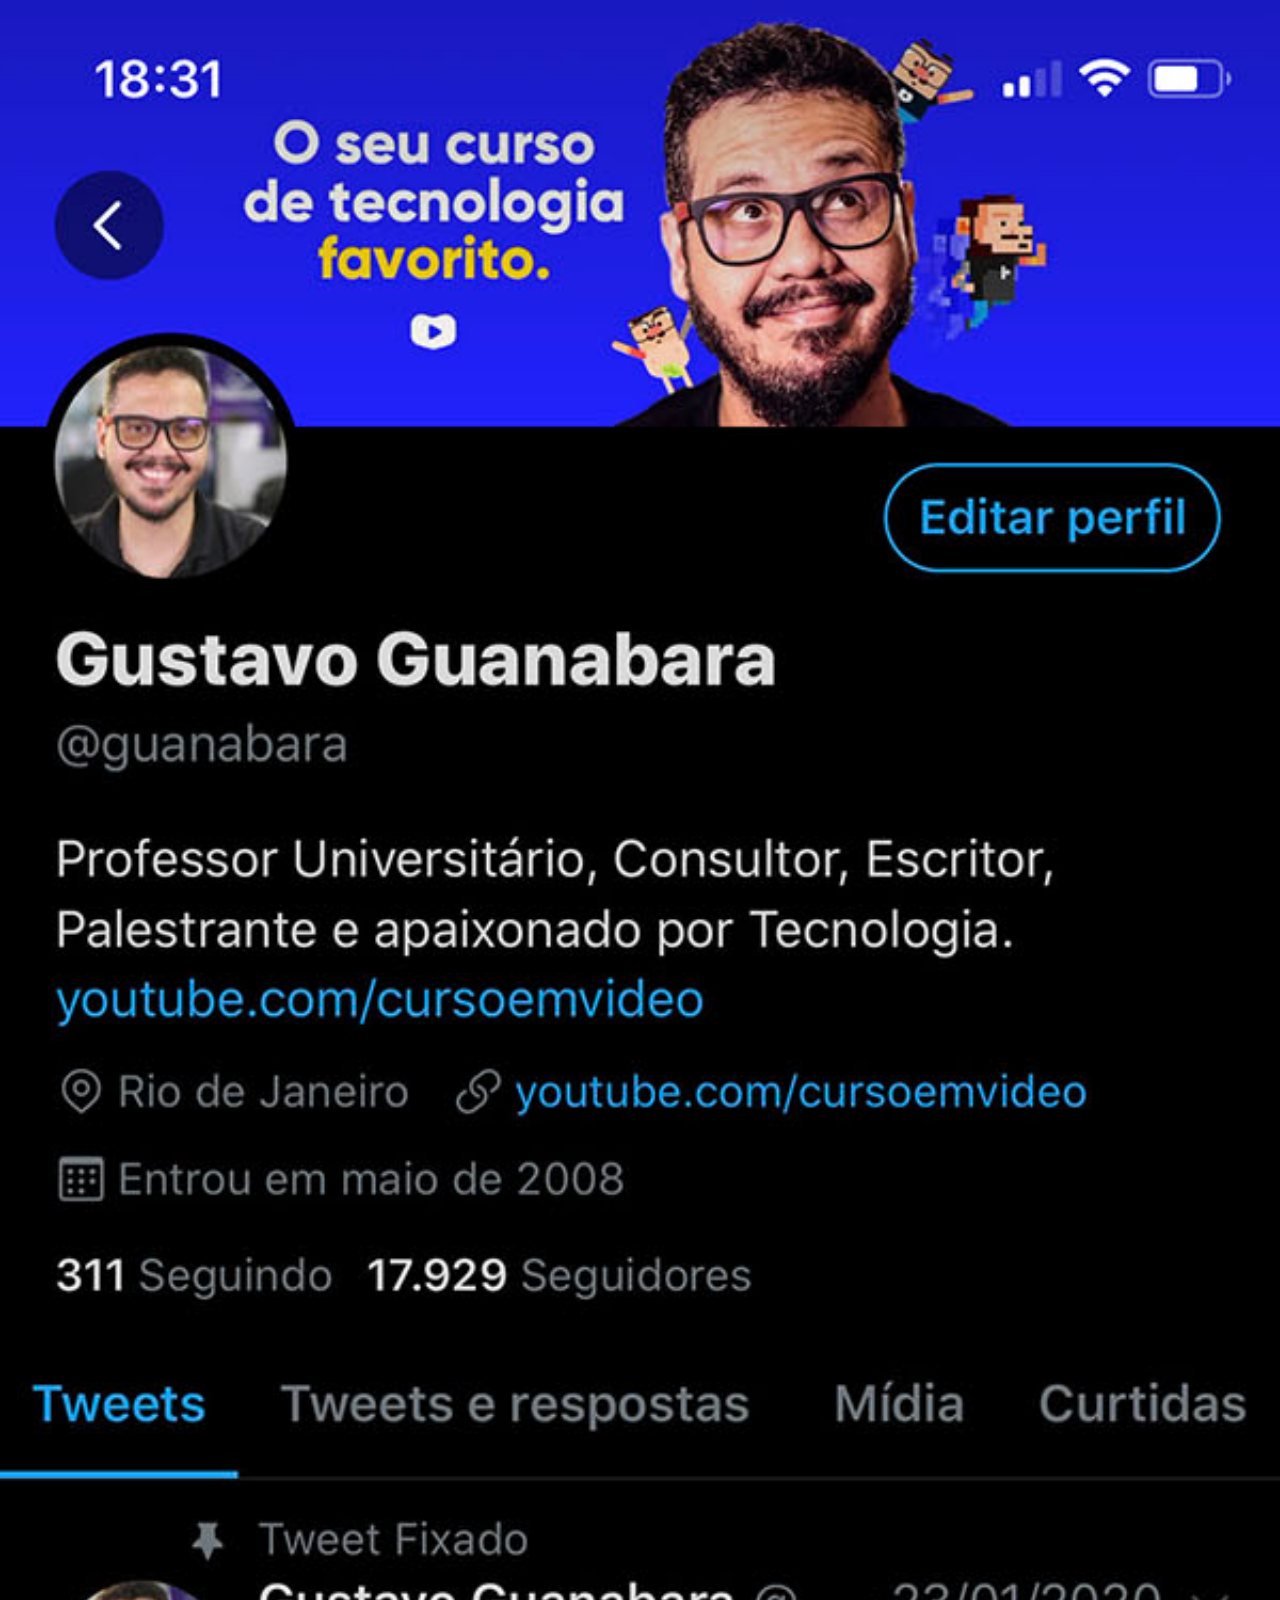
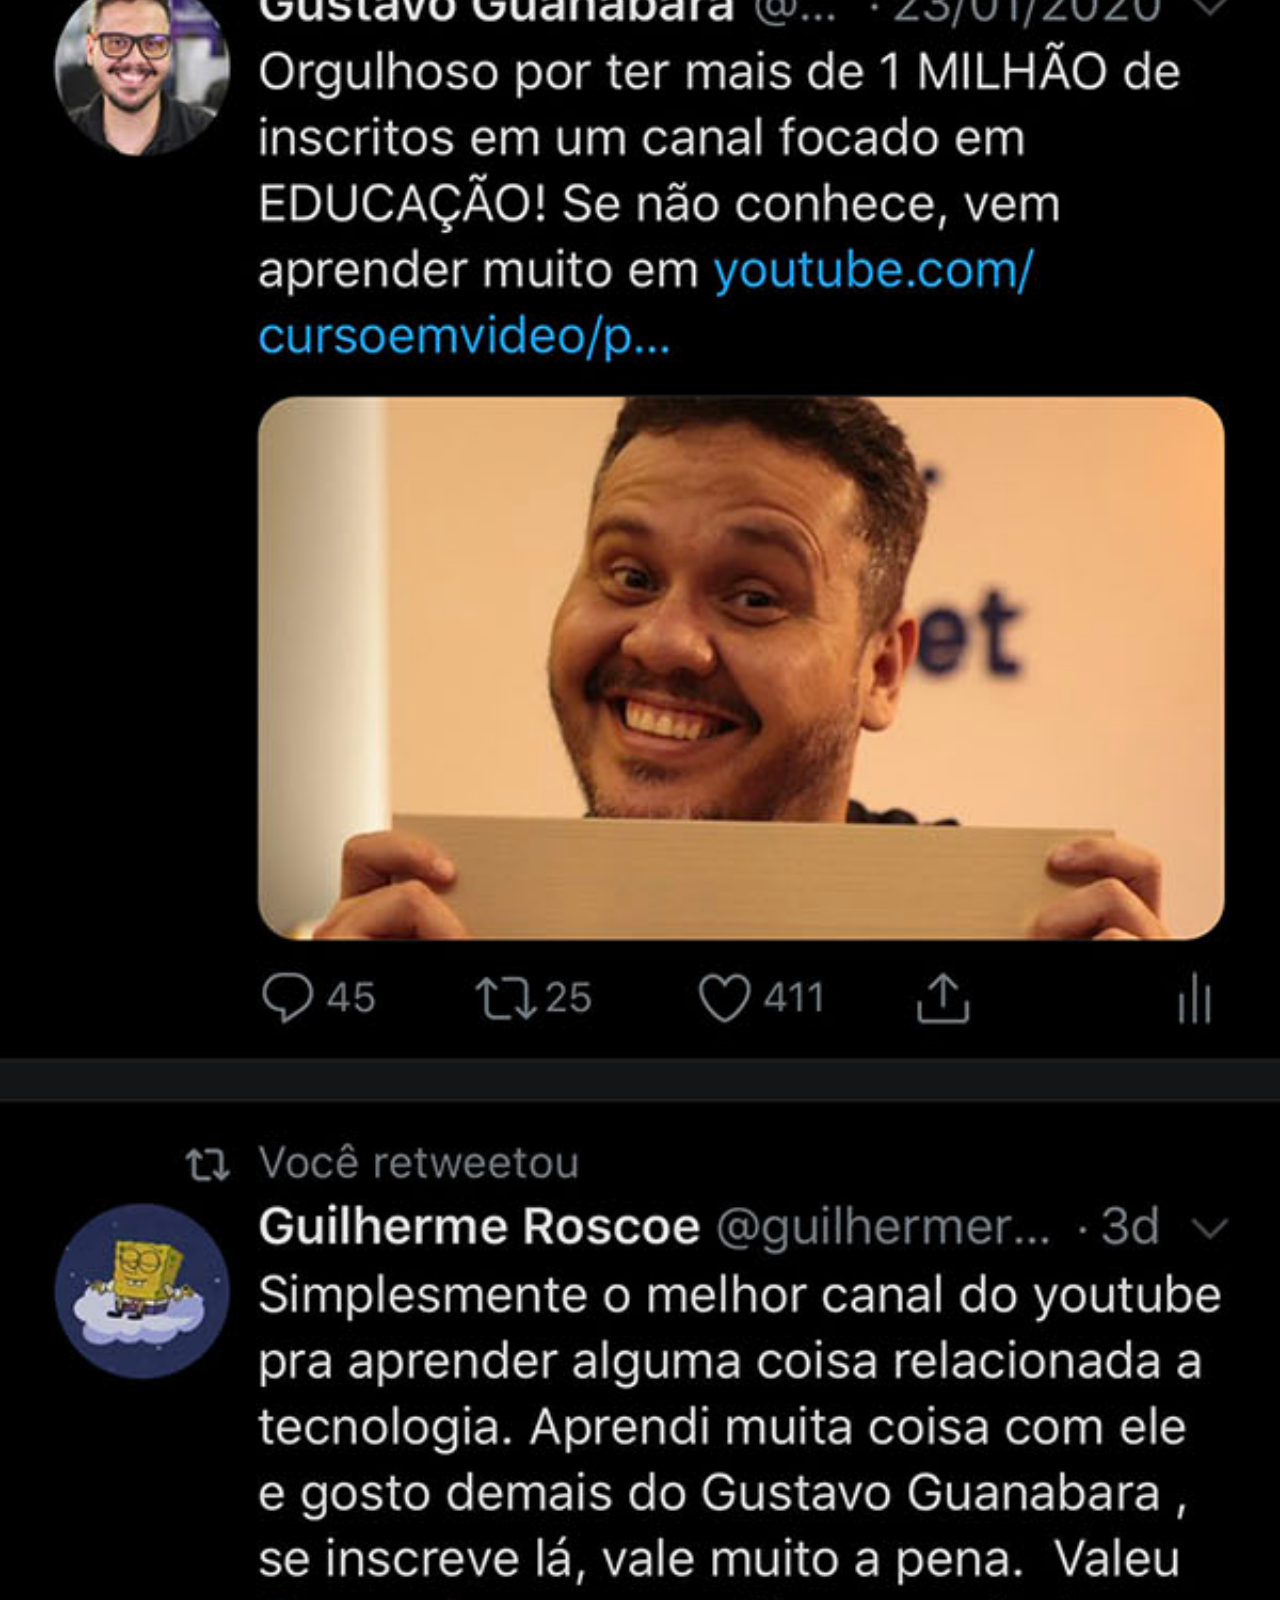
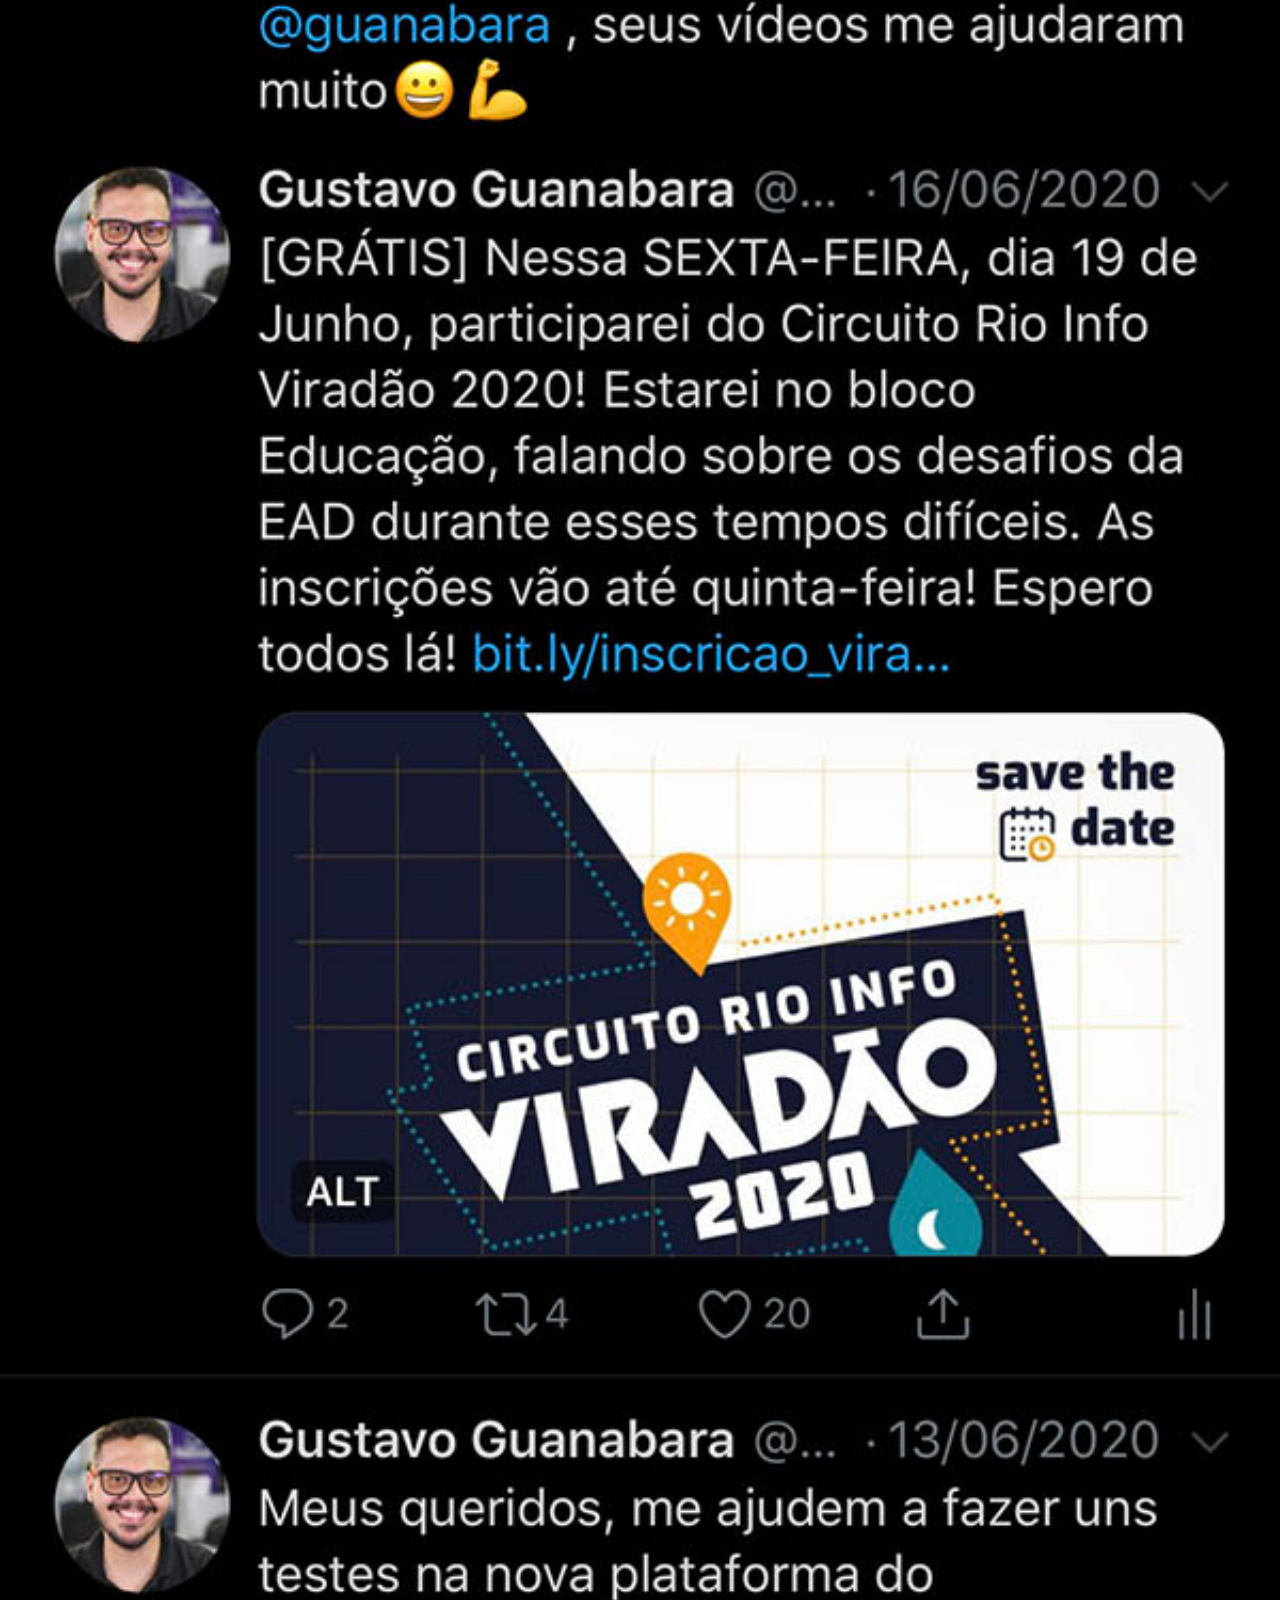
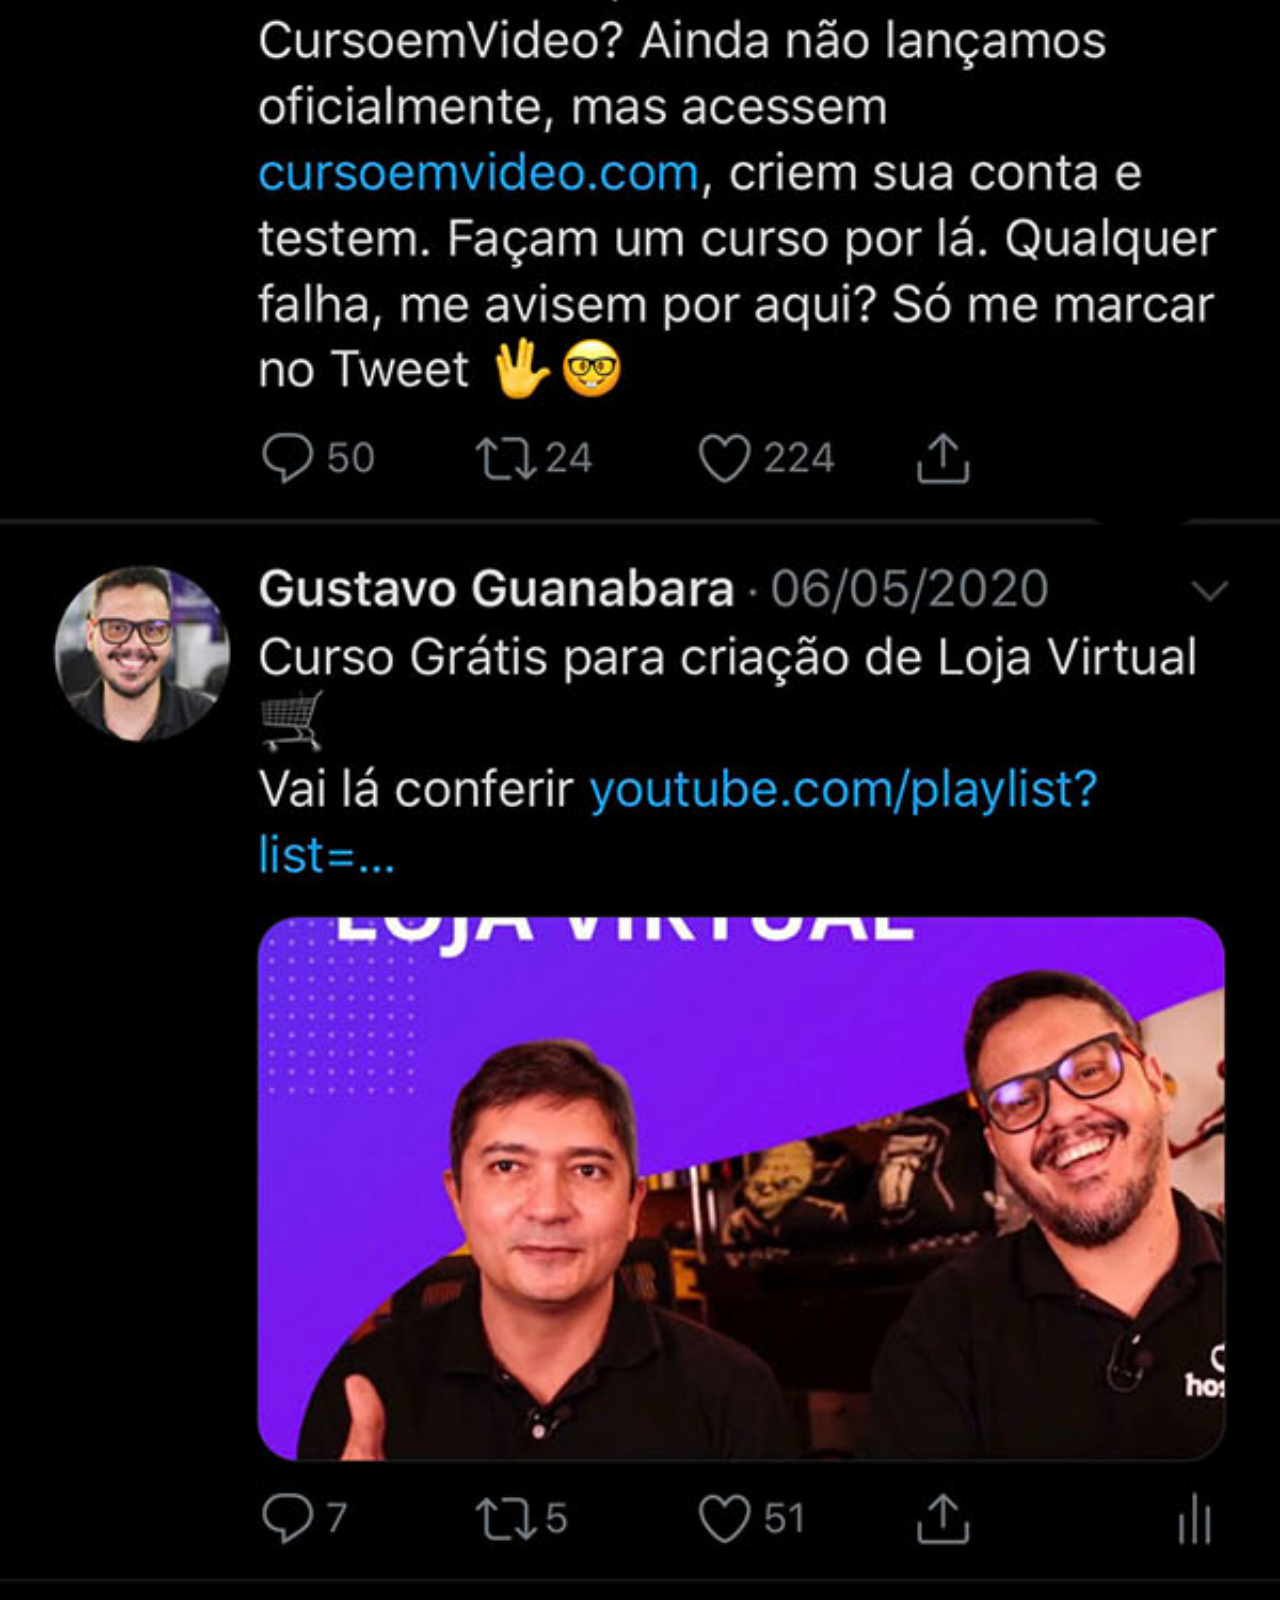
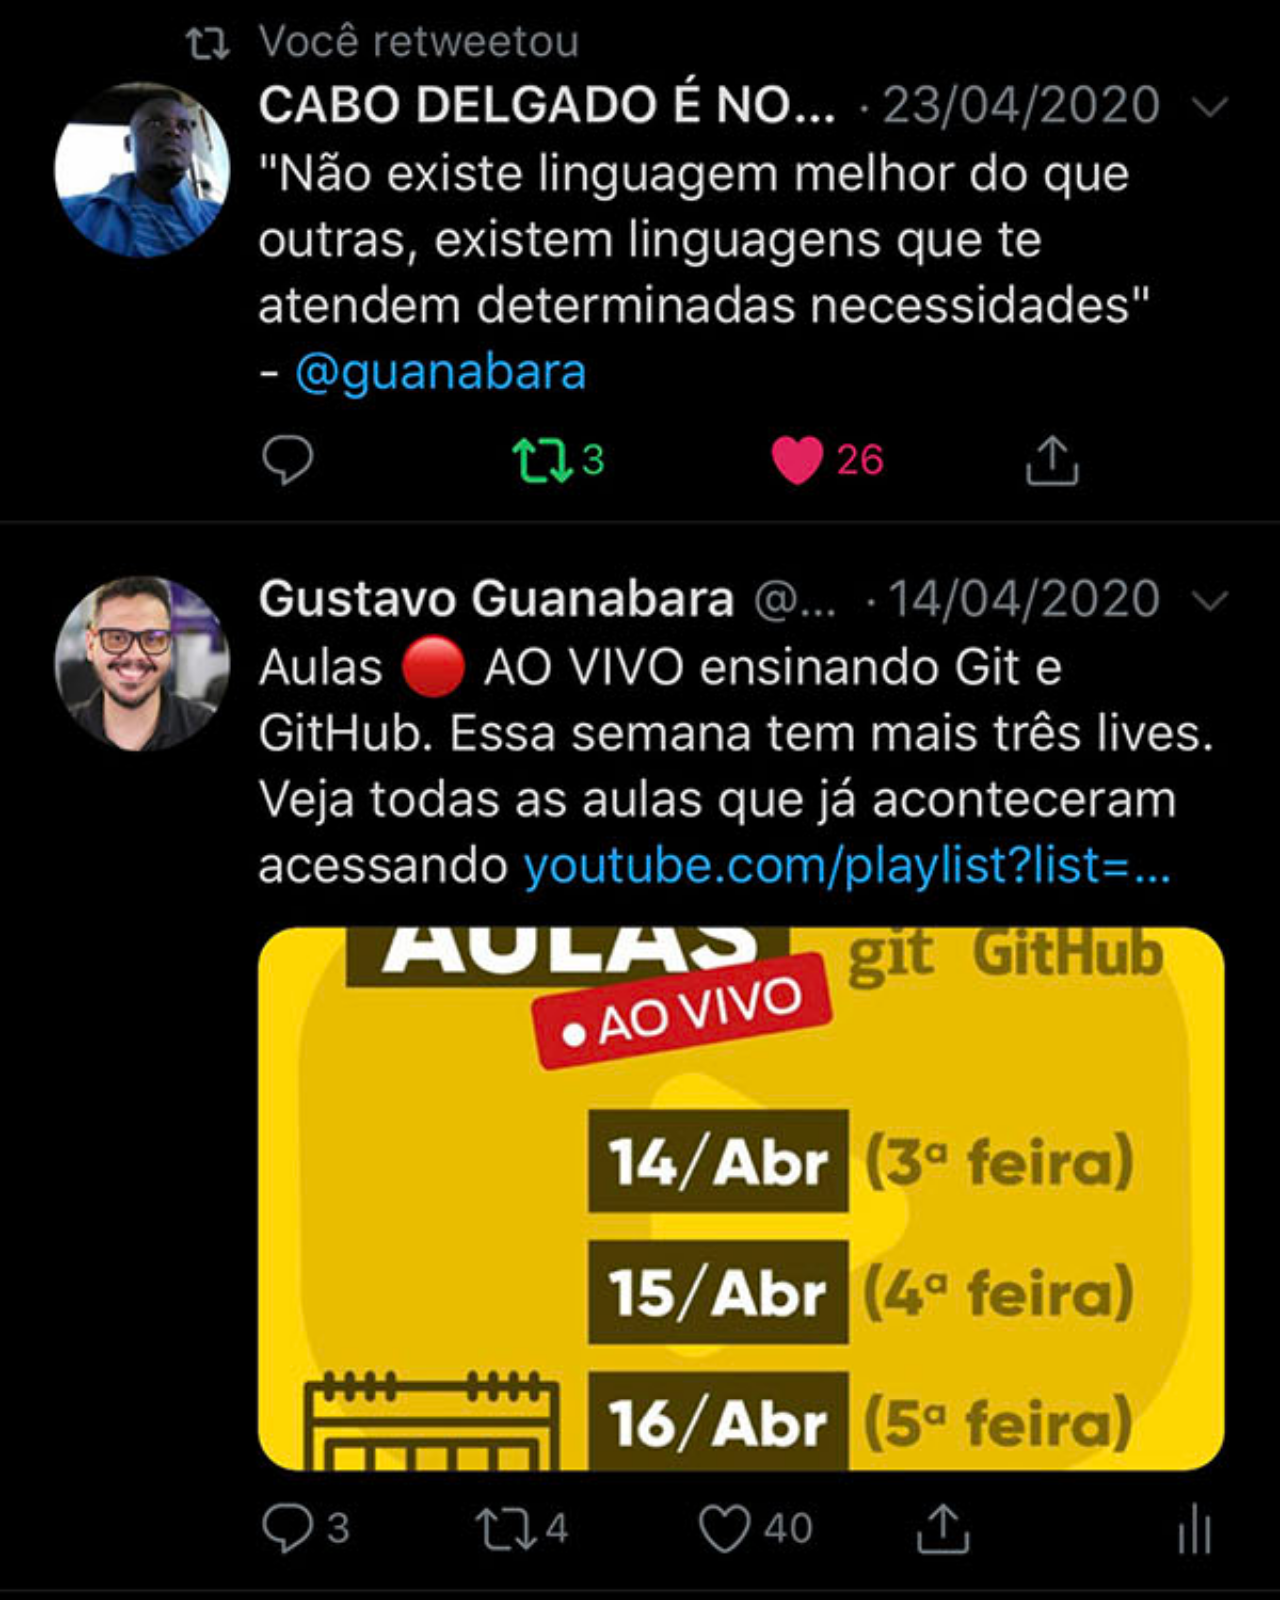
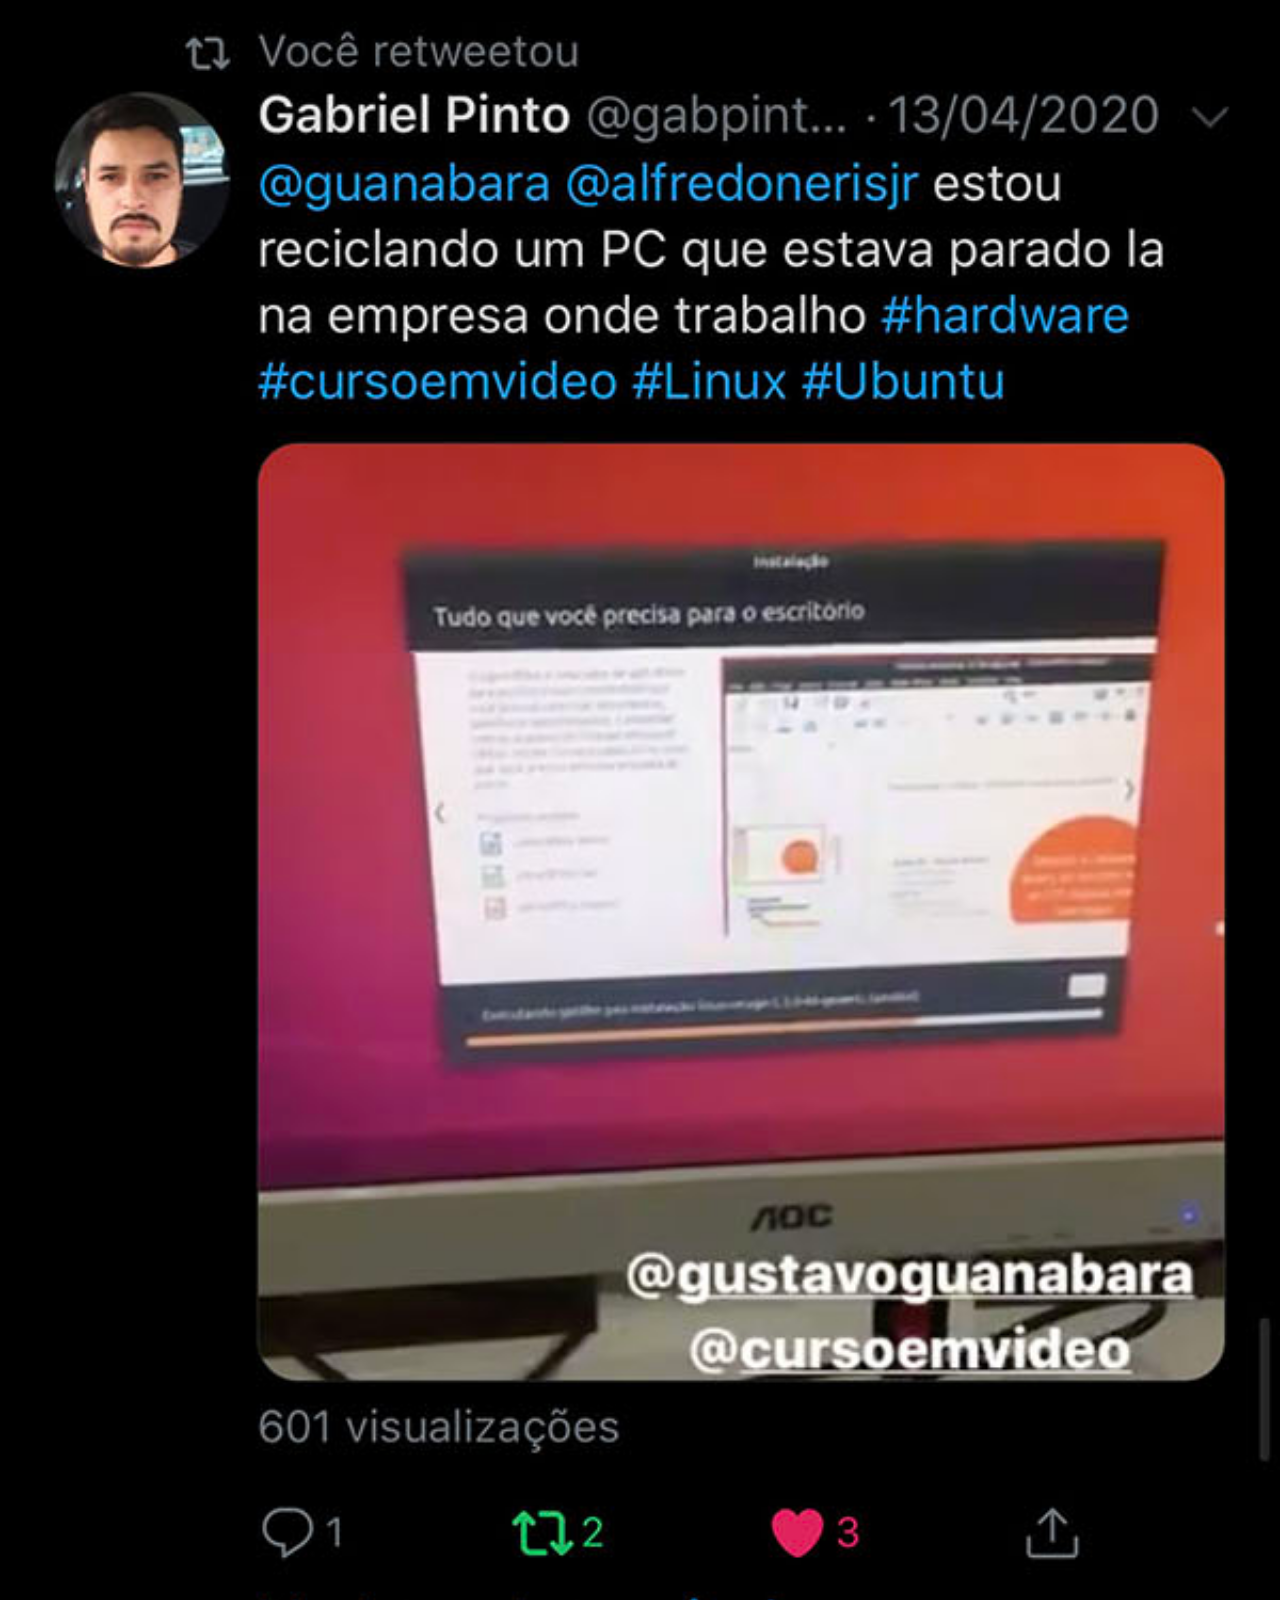
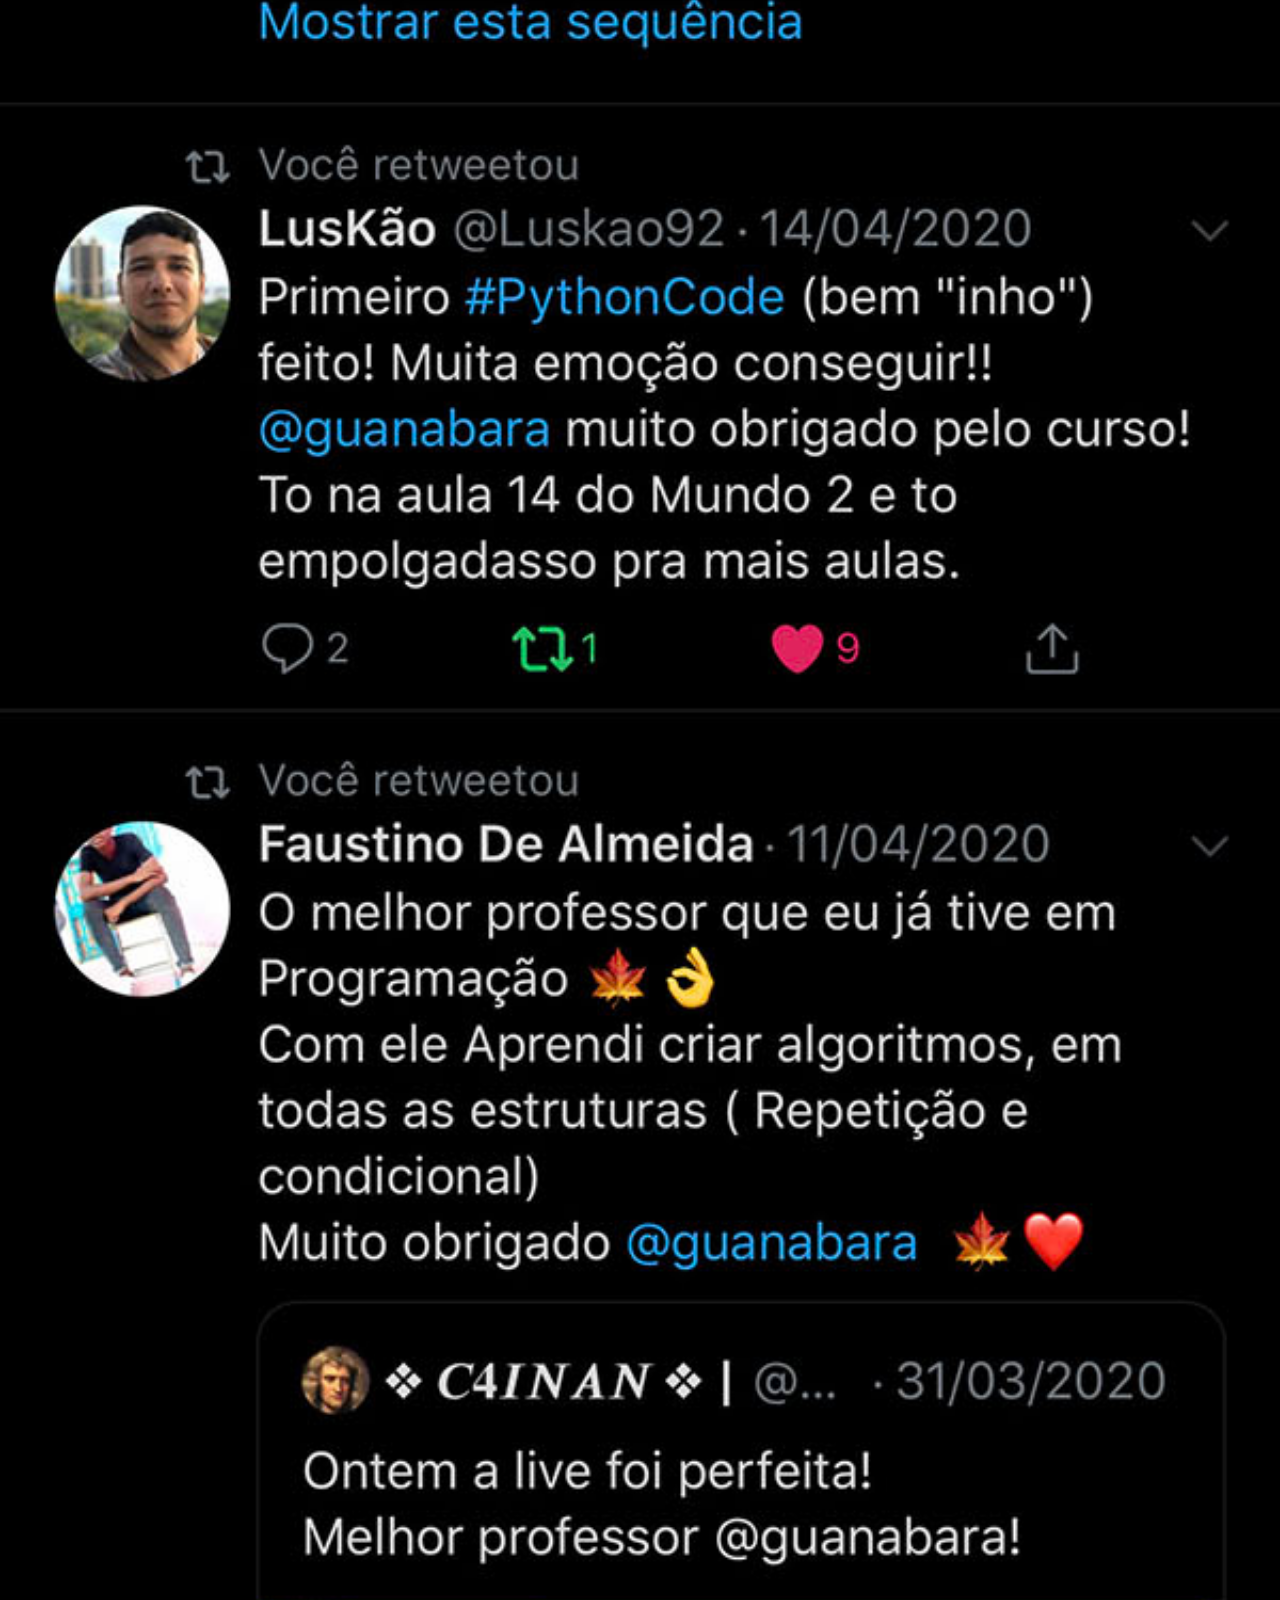
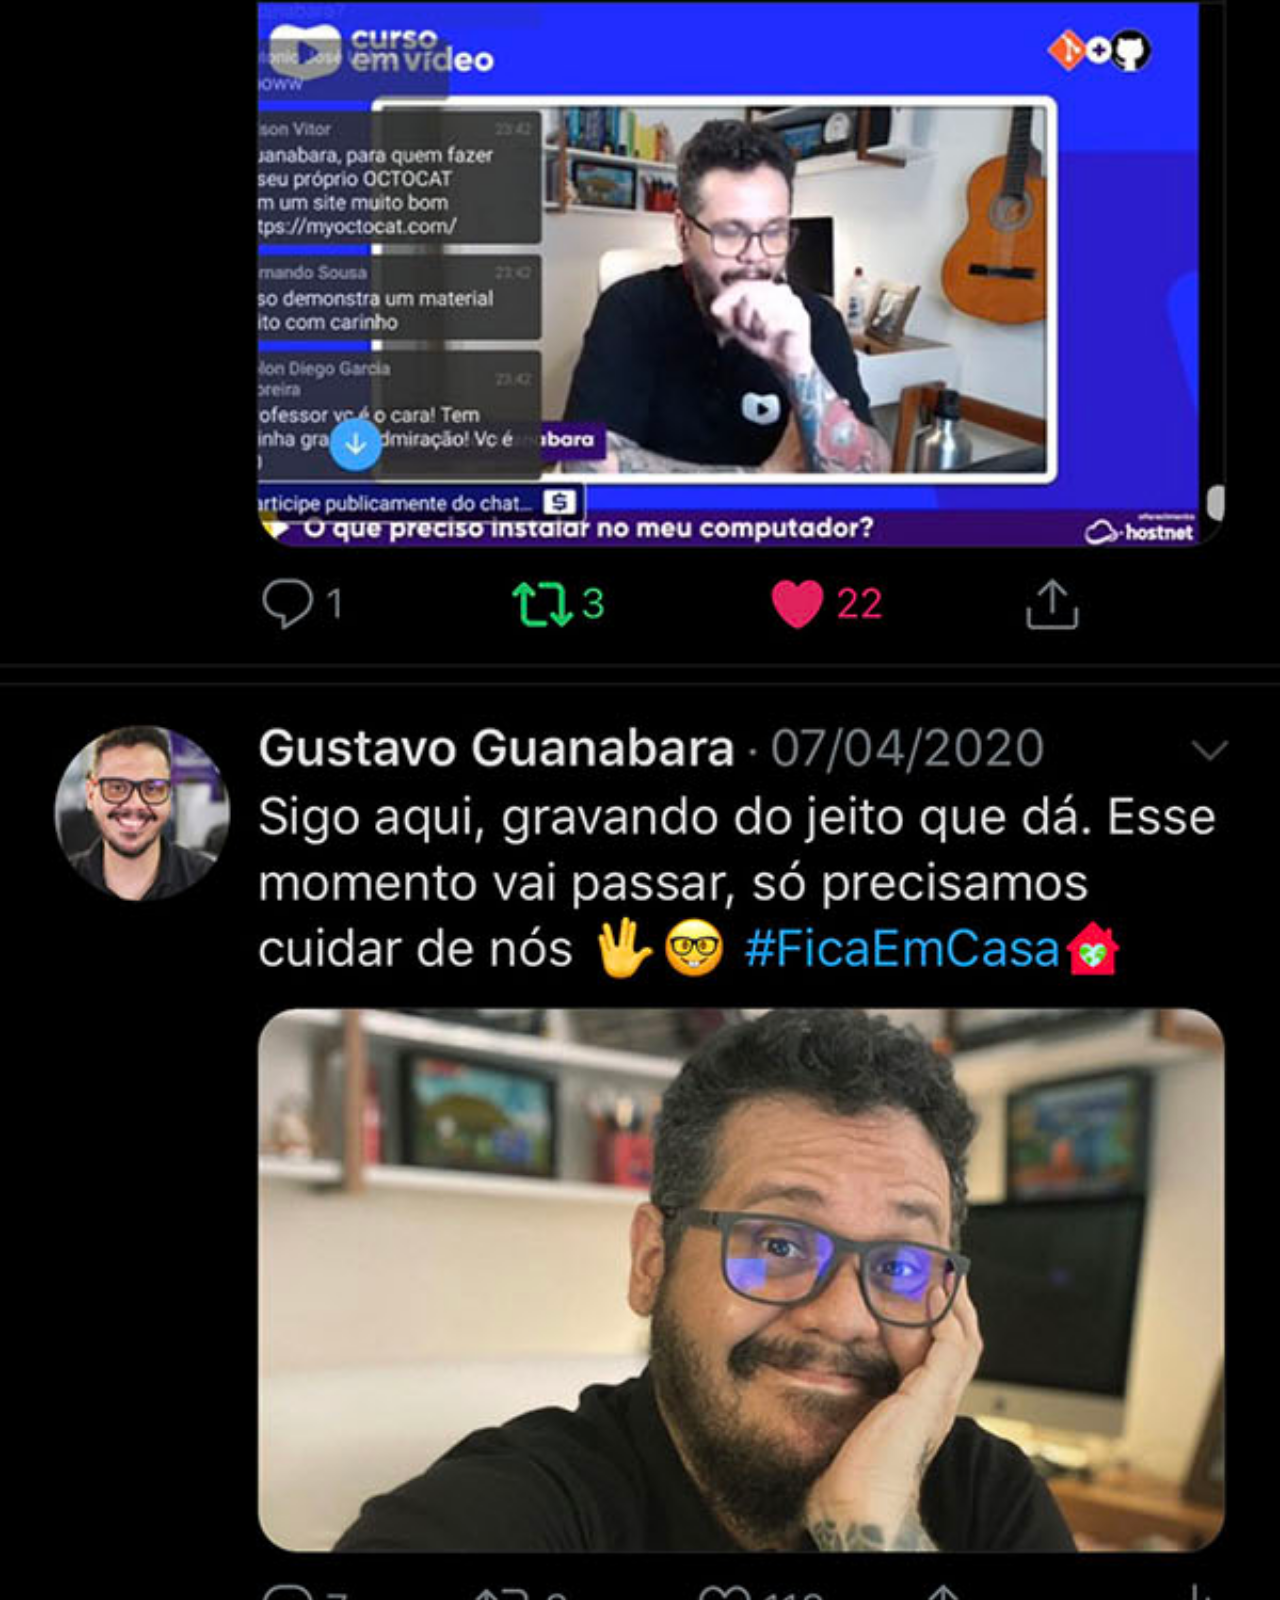
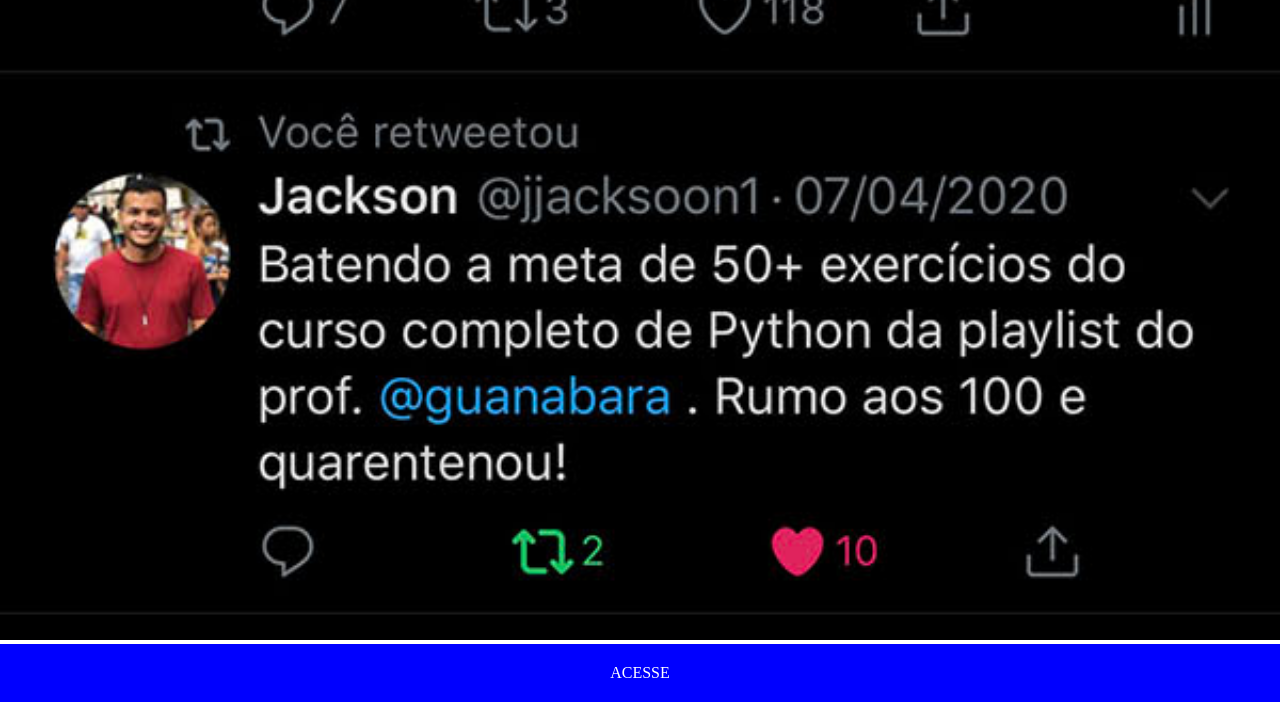
<file: twitter.html>
<!DOCTYPE html>
<html lang="pt-br">
<head>
    <meta charset="UTF-8">
    <meta name="viewport" content="width=device-width, initial-scale=1.0">
    <title>twitter</title>
    <link rel="stylesheet" href="telas.css">
</head>
<body>
    <img src="imagens/tela-twitter.jpg" alt="">
    <a href="https://x.com/guanabara" target="_blank">
    <div>
        ACESSE
    </div>
    </a>
</body>
</html>
</file>
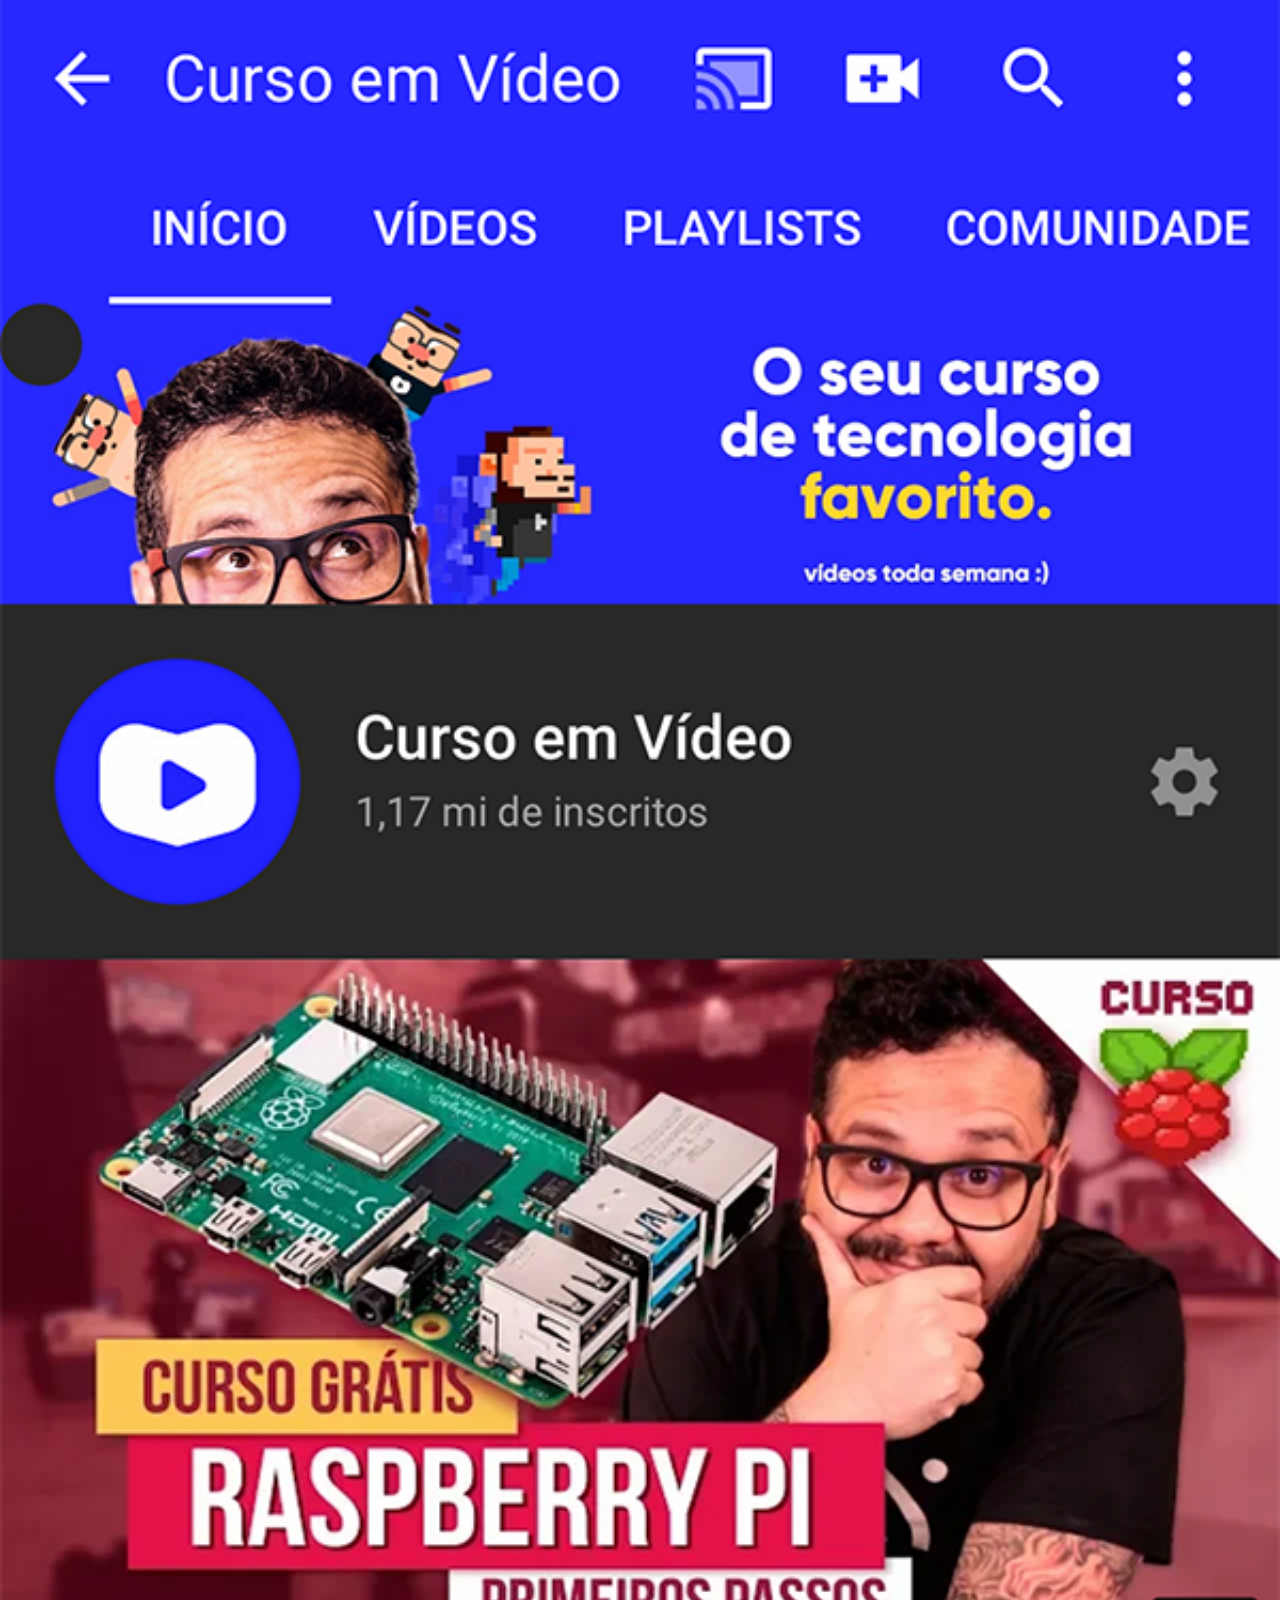
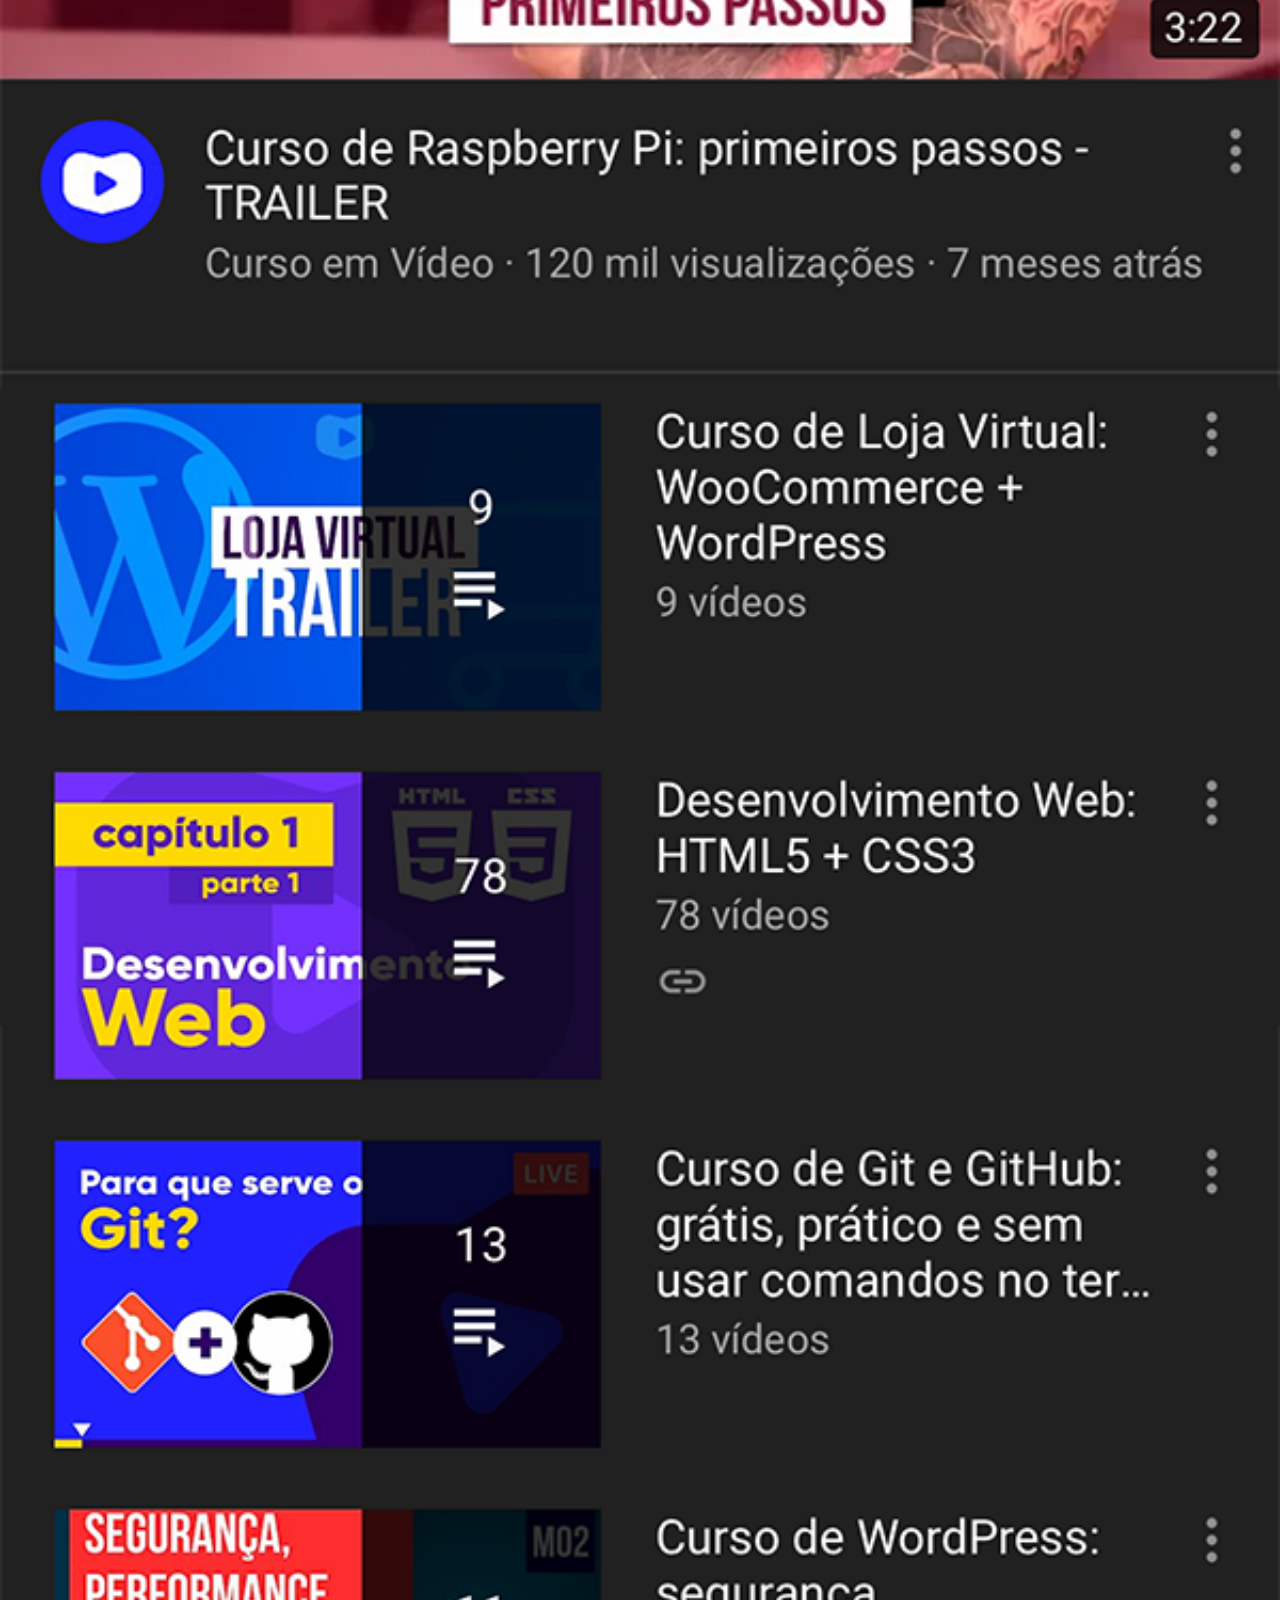
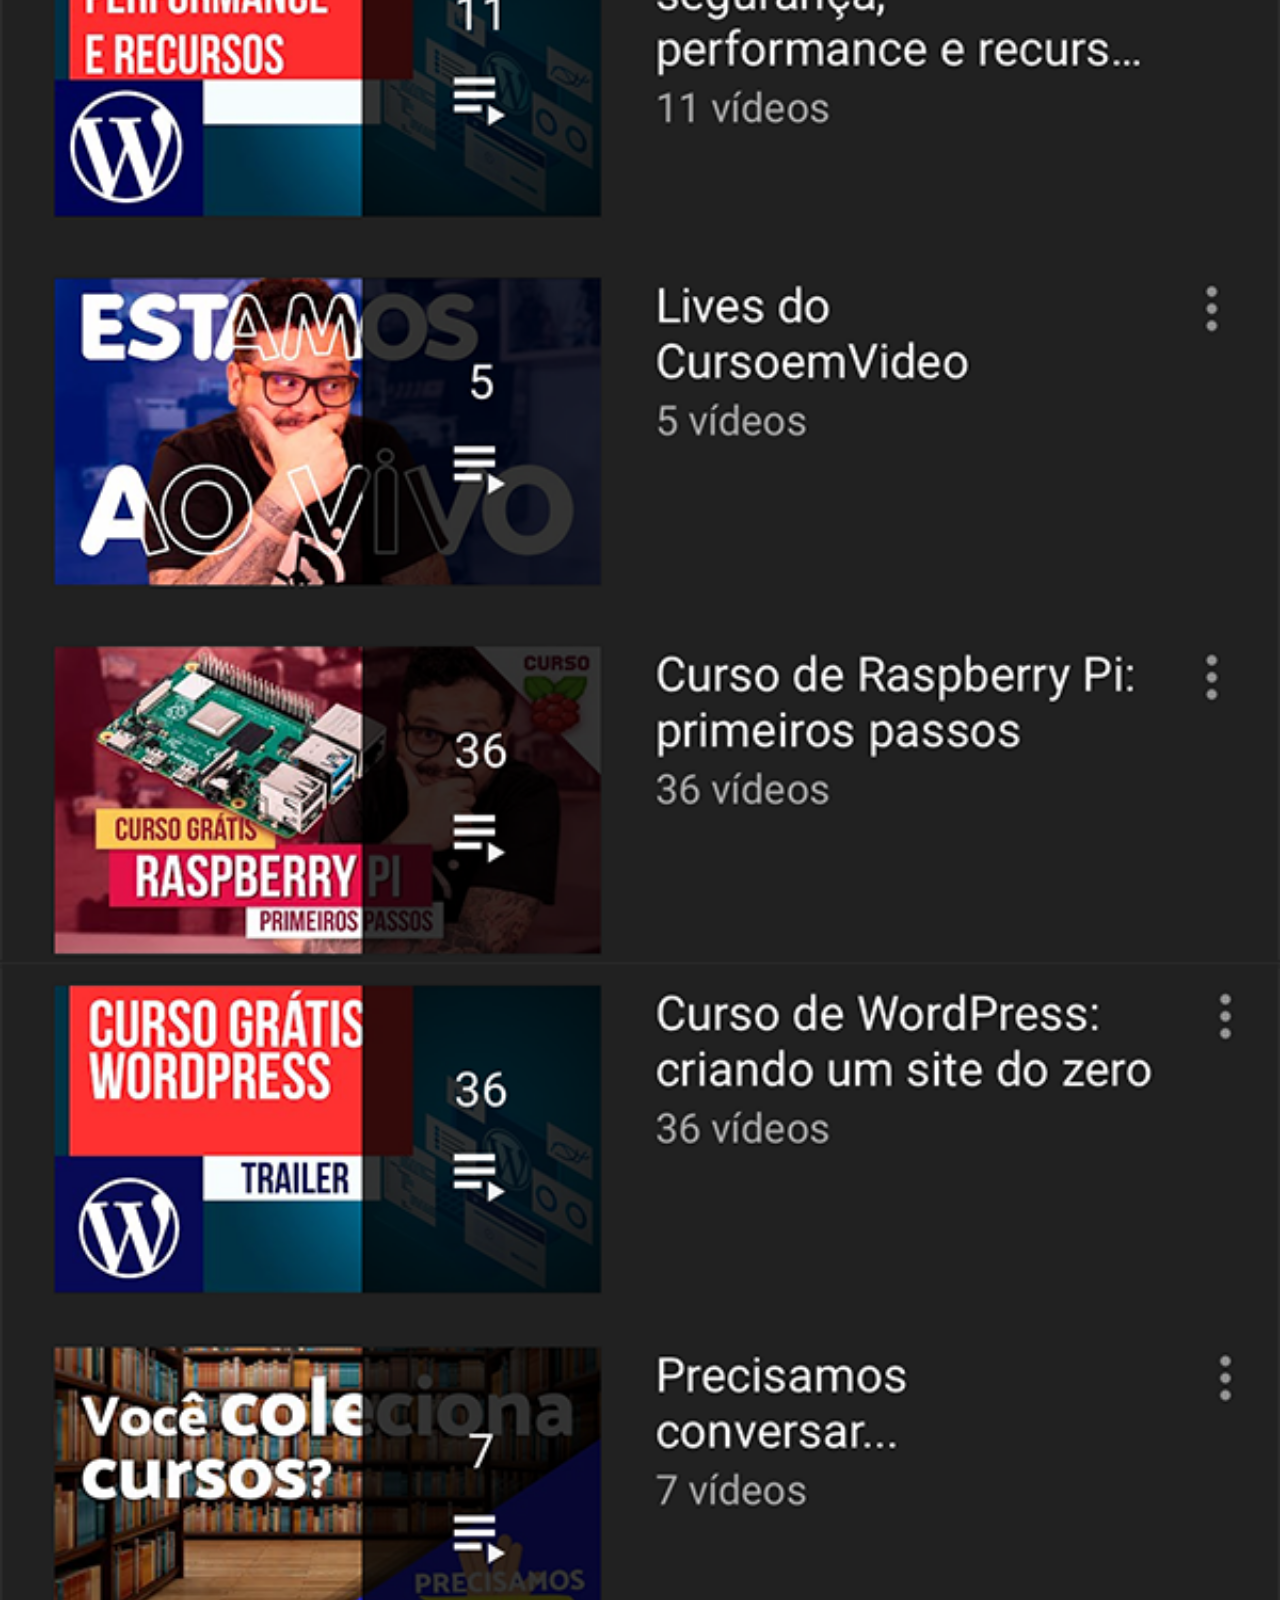
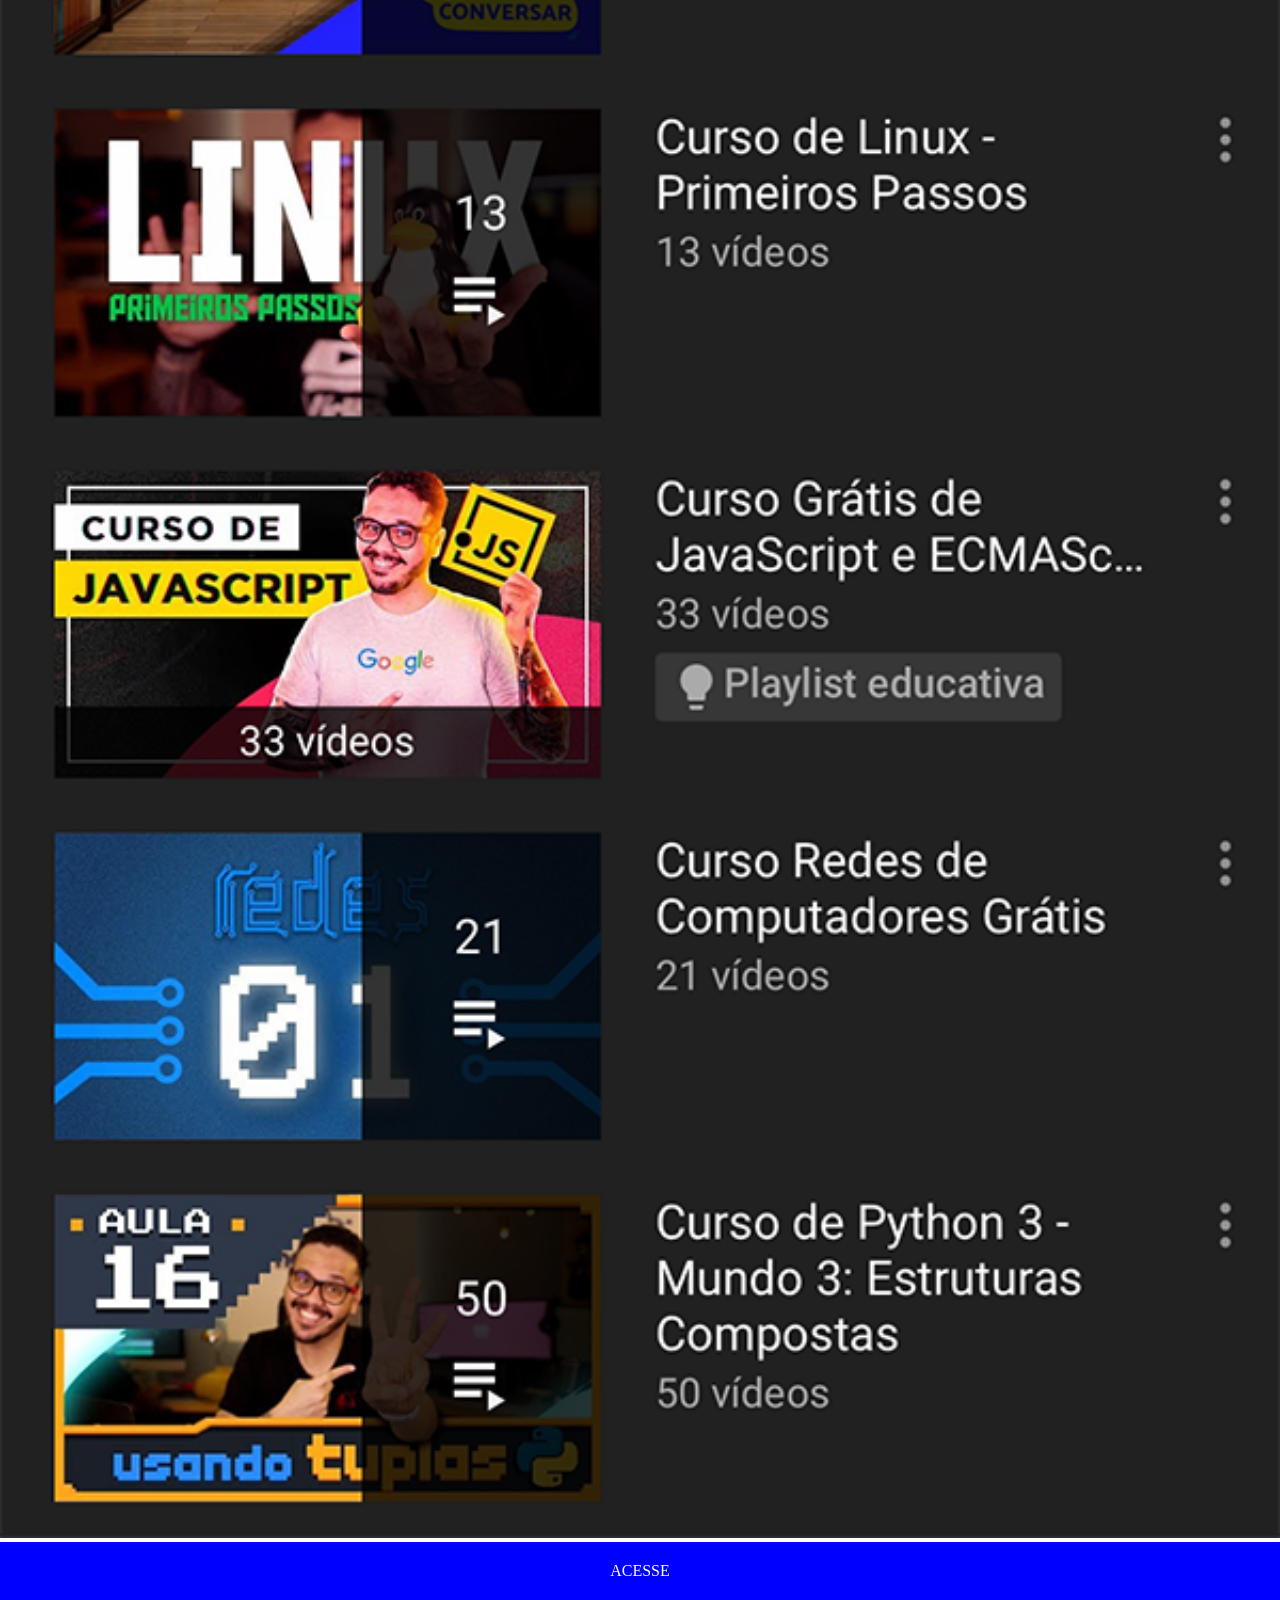
<file: youtube.html>
<!DOCTYPE html>
<html lang="pt-br">
<head>
    <meta charset="UTF-8">
    <meta name="viewport" content="width=device-width, initial-scale=1.0">
    <title>Youtube</title>
    <link rel="stylesheet" href="telas.css">
</head>
<body>
    <img src="imagens/tela-youtube.png" alt="">
    <a href="https://www.youtube.com/@tvguanabarainfo" target="_blank">
    <div>
        ACESSE
    </div>
    </a>
</body>
</html>
</file>
<file: style.css>
*{
        margin: 0px;
        padding: 0px;
    }

    body, html{
        width: 100%;
        height: 100%;
    }

    body{
        position: relative;
        background-size: 100%;
        background-image: url(imagens/fundo.jpg);
        background-repeat: no-repeat;
        background-color: rgb(17, 21, 41);
    }

    section#celular{
        width: 600px;
        height: 750px;
        background-image: url(imagens/frame-iphone.png) ;
        background-repeat: no-repeat;
        background-position: center;

        position: absolute;
        top: 50%;
        left: 50%;

        transform: translate(-50%, -50%);
    }

    iframe{
        position: relative;
        top: 155px;
        left: 178px;
        width: 247px;
        height: 440px;
    }

    section#social{
        text-align: right;
    }

    section img{
        width: 50px;
        border-radius: 50%;
        margin: 10px;
        box-shadow: 2px 2px 5px black;
        box-sizing: border-box;
    }

    section img:hover{
        border: 2px solid white;
        transition: border 1s;
    }
</file>
<file: telas.css>
*{
            margin: 0px;
            padding: 0px;
        }
        
        ::-webkit-scrollbar{
            width: 0px;
            height: 0px;
        }

        img{
            width: 100vw;
            margin: 0px;
        }

        div{
            display: block;
            background-color: blue;
            color: white;
            margin: 0px;
            padding: 20px;
            text-align: center;
        }

        a{
            text-decoration: none;
            color: white;
        }

        div:hover{
            background-color: blueviolet;
        }
</file>
